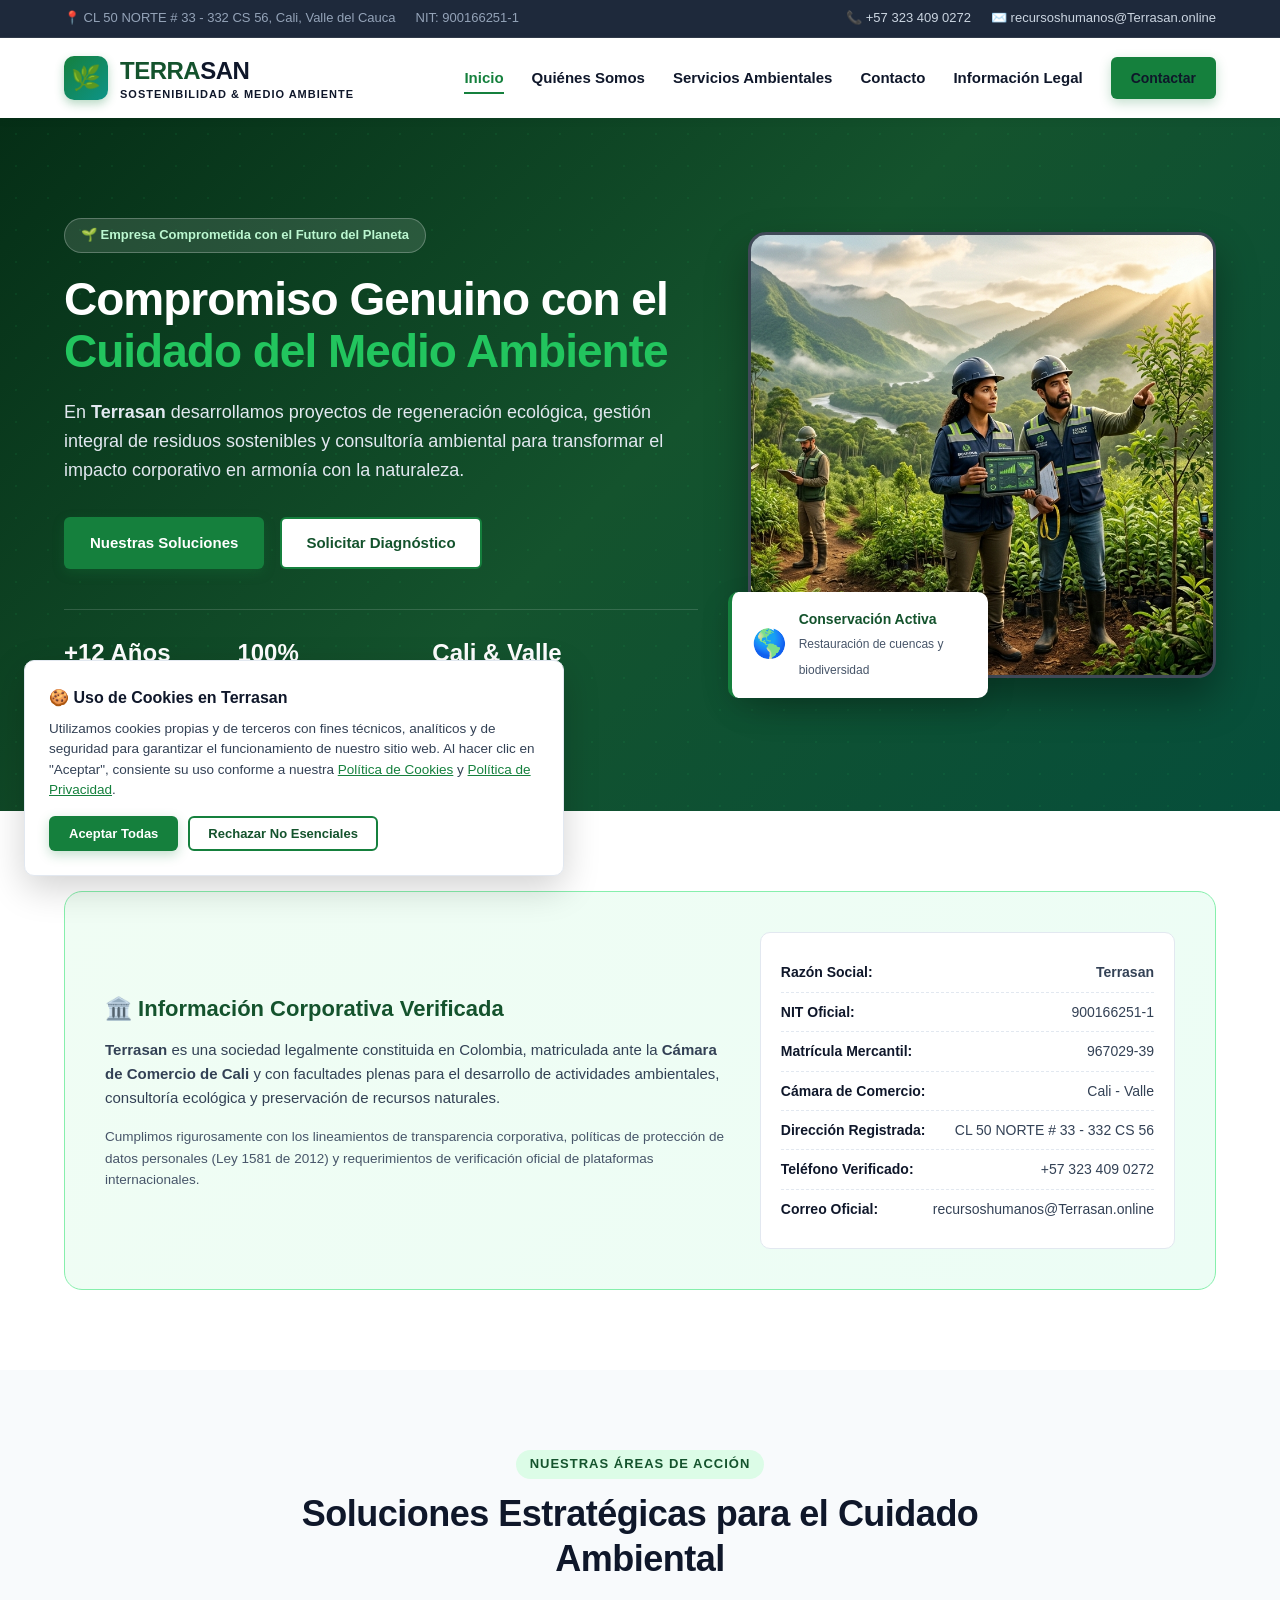
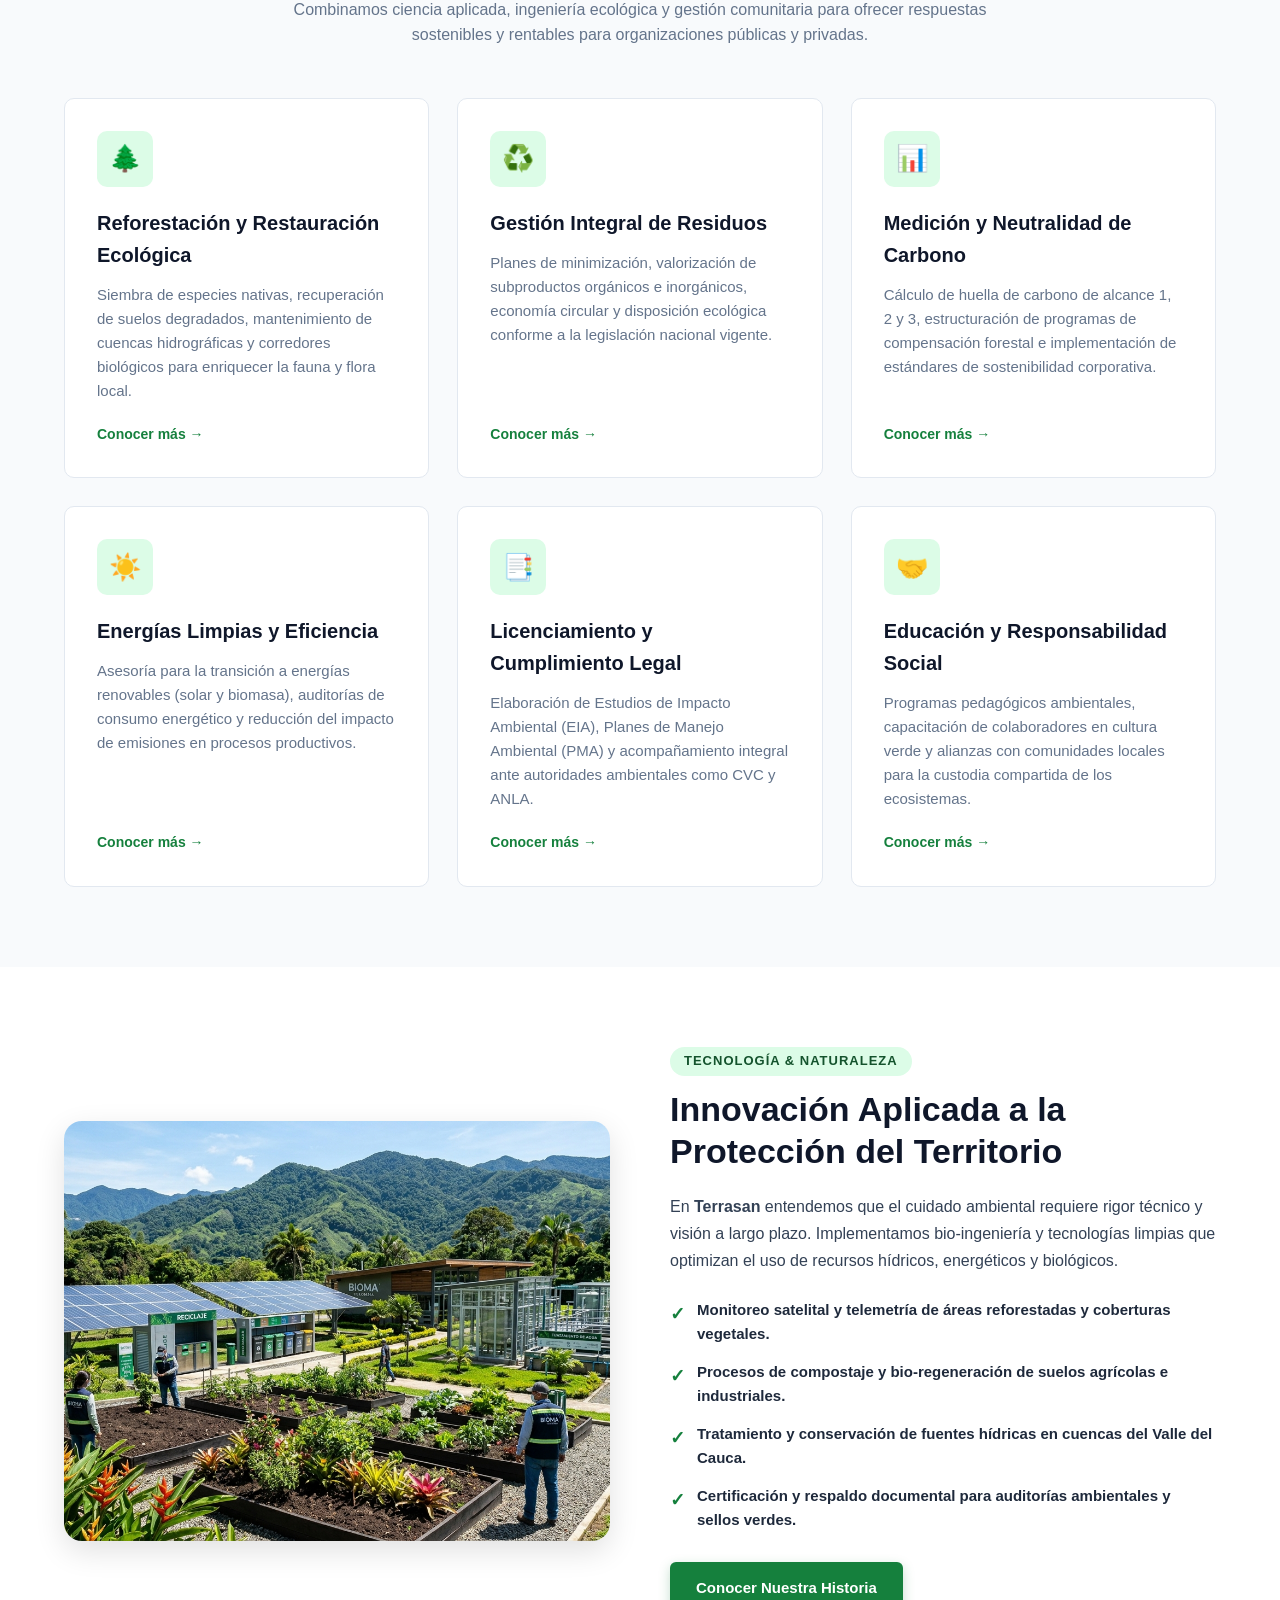
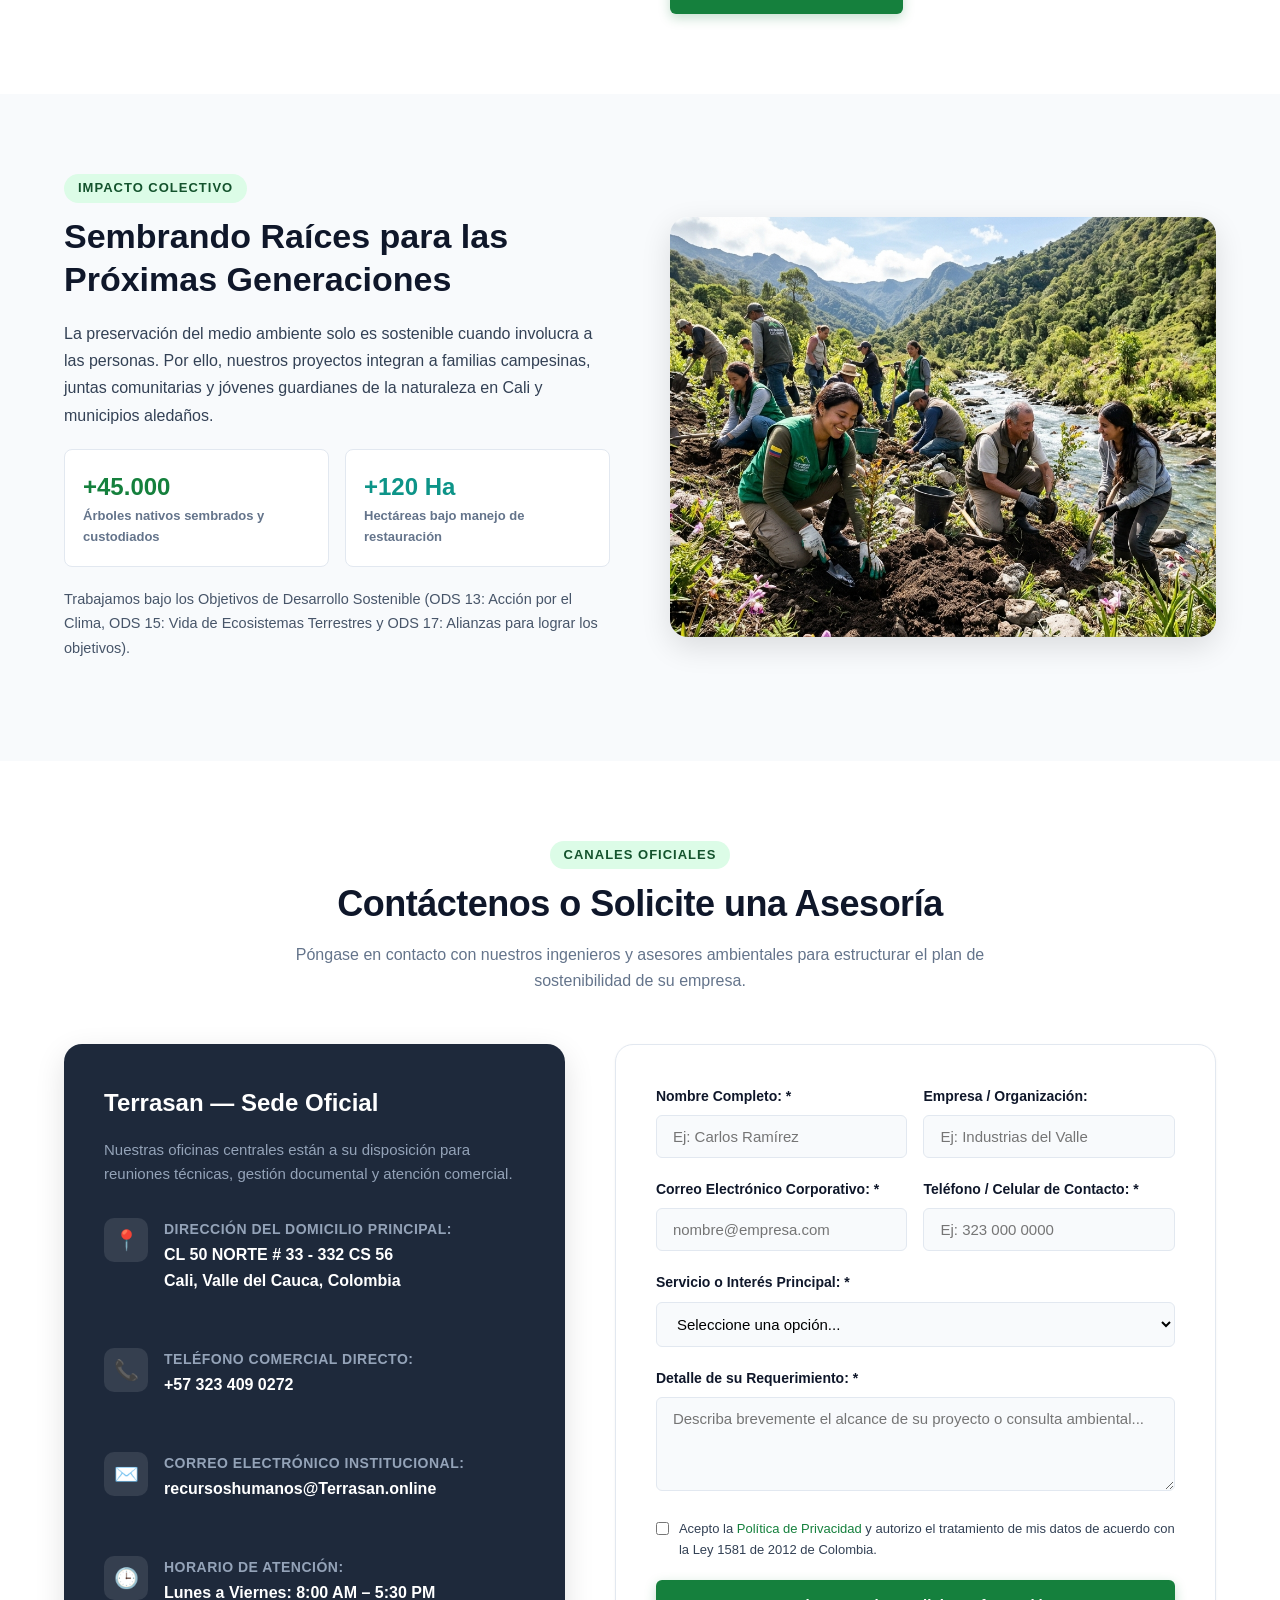
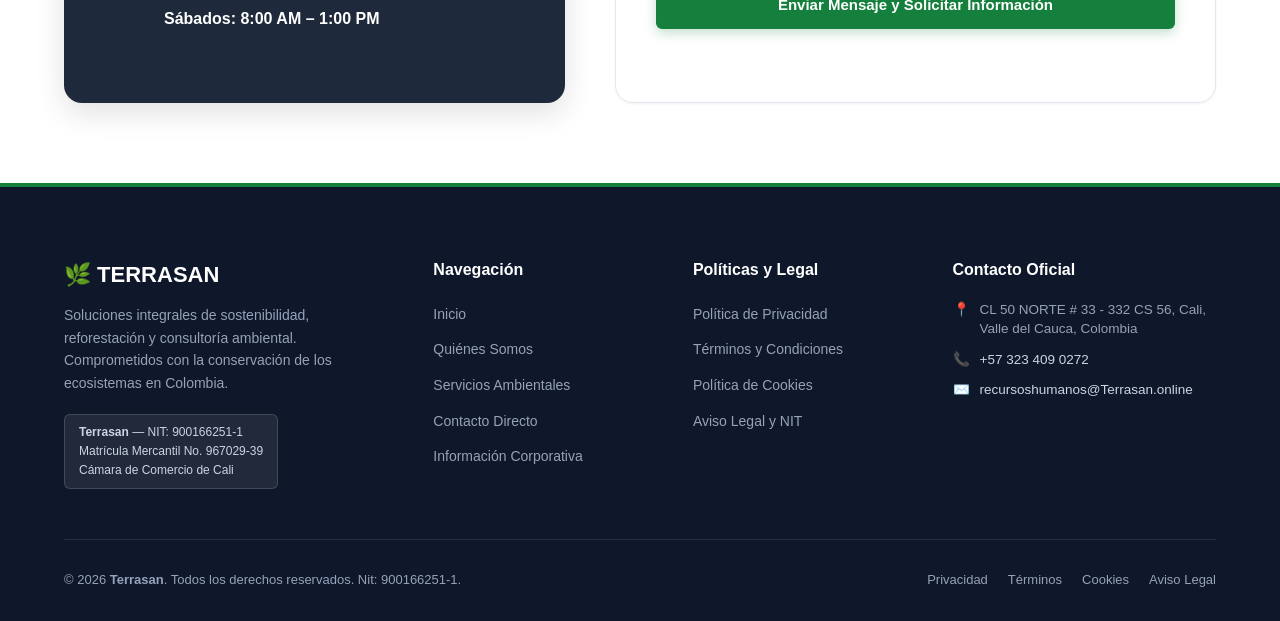
<file: index.html>
<!DOCTYPE html>
<html lang="es">
<head>
  <meta name="facebook-domain-verification" content="7e8lxgspq7c7p12d21hg4lqser2jz4" />
  <meta charset="UTF-8">
  <meta name="viewport" content="width=device-width, initial-scale=1.0">
  <title>Terrasan — Cuidado y Sostenibilidad Ambiental | Soluciones Ecológicas en Colombia</title>
  <meta name="description" content="Terrasan es una empresa líder en conservación ambiental, reforestación, gestión ecológica y consultoría de sostenibilidad en Cali y Colombia. NIT 900166251-1.">
  <meta name="keywords" content="Terrasan, medio ambiente, sostenibilidad, reforestacion, huella de carbono, gestion de residuos, Cali, Colombia, consultoria ambiental">
  <link rel="canonical" href="https://terrasan.online/">
  
  <!-- Open Graph / Meta -->
  <meta property="og:type" content="website">
  <meta property="og:url" content="https://terrasan.online/">
  <meta property="og:title" content="Terrasan — Cuidado y Sostenibilidad Ambiental">
  <meta property="og:description" content="Protegemos y restauramos el patrimonio natural a través de soluciones de sostenibilidad corporativa y conservación ecológica.">
  <meta property="og:image" content="assets/images/hero-banner.jpg">
  
  <link rel="icon" type="image/svg+xml" href="favicon.svg">
  <link rel="stylesheet" href="assets/css/styles.css">
</head>
<body>

  <!-- TOP BAR CORPORATIVA (DATOS LEGALES VERIFICABLES) -->
  <div class="topbar">
    <div class="container topbar-content">
      <div class="topbar-left">
        <span>📍 CL 50 NORTE # 33 - 332 CS 56, Cali, Valle del Cauca</span>
        <span>NIT: 900166251-1</span>
      </div>
      <div class="topbar-right">
        <a href="tel:+573234090272">📞 +57 323 409 0272</a>
        <a href="mailto:recursoshumanos@Terrasan.online">✉️ recursoshumanos@Terrasan.online</a>
      </div>
    </div>
  </div>

  <!-- ENCABEZADO Y NAVEGACIÓN -->
  <header class="site-header">
    <div class="container navbar">
      <a href="index.html" class="brand-logo" aria-label="Terrasan Inicio">
        <div class="brand-logo-icon">🌿</div>
        <div>
          <div>TERRA<span>SAN</span></div>
          <span class="brand-tagline">Sostenibilidad & Medio Ambiente</span>
        </div>
      </a>

      <button class="mobile-menu-btn" aria-label="Abrir menú" aria-expanded="false">☰</button>

      <ul class="nav-links">
        <li><a href="index.html" class="active">Inicio</a></li>
        <li><a href="nosotros.html">Quiénes Somos</a></li>
        <li><a href="servicios.html">Servicios Ambientales</a></li>
        <li><a href="contacto.html">Contacto</a></li>
        <li><a href="aviso-legal.html">Información Legal</a></li>
        <li><a href="contacto.html" class="btn btn-primary" style="padding: 8px 18px; font-size: 14px;">Contactar</a></li>
      </ul>
    </div>
  </header>

  <!-- HERO SECTION CON IMAGEN GENERADA -->
  <section class="hero">
    <div class="hero-bg-overlay"></div>
    <div class="container hero-grid">
      <div class="hero-content">
        <div class="hero-badge">
          <span>🌱 Empresa Comprometida con el Futuro del Planeta</span>
        </div>
        <h1>Compromiso Genuino con el <span>Cuidado del Medio Ambiente</span></h1>
        <p>
          En <strong>Terrasan</strong> desarrollamos proyectos de regeneración ecológica, gestión integral de residuos sostenibles y consultoría ambiental para transformar el impacto corporativo en armonía con la naturaleza.
        </p>
        <div class="hero-actions">
          <a href="servicios.html" class="btn btn-primary">Nuestras Soluciones</a>
          <a href="contacto.html" class="btn btn-secondary">Solicitar Diagnóstico</a>
        </div>
        <div class="hero-trust-row">
          <div class="hero-trust-item">
            <span class="hero-trust-num">+12 Años</span>
            <span class="hero-trust-label">De Trayectoria Legal</span>
          </div>
          <div class="hero-trust-item">
            <span class="hero-trust-num">100%</span>
            <span class="hero-trust-label">Cumplimiento Normativo</span>
          </div>
          <div class="hero-trust-item">
            <span class="hero-trust-num">Cali & Valle</span>
            <span class="hero-trust-label">Sede Principal</span>
          </div>
        </div>
      </div>

      <div class="hero-image-wrapper">
        <div class="hero-image-card">
          <img src="assets/images/hero-banner.jpg" alt="Equipo de ingenieros ambientales y reforestación de Terrasan">
        </div>
        <div class="hero-floating-badge">
          <div class="hero-floating-badge-icon">🌎</div>
          <div>
            <strong style="display:block; font-size:14px; color:#14532d;">Conservación Activa</strong>
            <span style="font-size:12px; color:#475569;">Restauración de cuencas y biodiversidad</span>
          </div>
        </div>
      </div>
    </div>
  </section>

  <!-- SECCIÓN BANNER LEGAL PARA VERIFICACIÓN DE META (DATOS EXACTOS CÁMARA DE COMERCIO) -->
  <section style="padding: 40px 0; background: #ffffff;">
    <div class="container">
      <div class="corporate-banner">
        <div class="corporate-banner-inner">
          <div>
            <div class="corp-info-title">
              <span>🏛️ Información Corporativa Verificada</span>
            </div>
            <p class="corp-info-text">
              <strong>Terrasan</strong> es una sociedad legalmente constituida en Colombia, matriculada ante la <strong>Cámara de Comercio de Cali</strong> y con facultades plenas para el desarrollo de actividades ambientales, consultoría ecológica y preservación de recursos naturales.
            </p>
            <p style="font-size: 13.5px; color: #475569;">
              Cumplimos rigurosamente con los lineamientos de transparencia corporativa, políticas de protección de datos personales (Ley 1581 de 2012) y requerimientos de verificación oficial de plataformas internacionales.
            </p>
          </div>
          <div class="corp-data-table">
            <div class="corp-data-row">
              <span class="corp-data-k">Razón Social:</span>
              <span class="corp-data-v"><strong>Terrasan</strong></span>
            </div>
            <div class="corp-data-row">
              <span class="corp-data-k">NIT Oficial:</span>
              <span class="corp-data-v">900166251-1</span>
            </div>
            <div class="corp-data-row">
              <span class="corp-data-k">Matrícula Mercantil:</span>
              <span class="corp-data-v">967029-39</span>
            </div>
            <div class="corp-data-row">
              <span class="corp-data-k">Cámara de Comercio:</span>
              <span class="corp-data-v">Cali - Valle</span>
            </div>
            <div class="corp-data-row">
              <span class="corp-data-k">Dirección Registrada:</span>
              <span class="corp-data-v">CL 50 NORTE # 33 - 332 CS 56</span>
            </div>
            <div class="corp-data-row">
              <span class="corp-data-k">Teléfono Verificado:</span>
              <span class="corp-data-v">+57 323 409 0272</span>
            </div>
            <div class="corp-data-row">
              <span class="corp-data-k">Correo Oficial:</span>
              <span class="corp-data-v">recursoshumanos@Terrasan.online</span>
            </div>
          </div>
        </div>
      </div>
    </div>
  </section>

  <!-- SERVICIOS / SOLUCIONES AMBIENTALES -->
  <section style="background: #f8fafc;">
    <div class="container">
      <div class="section-header">
        <span class="section-tag">Nuestras Áreas de Acción</span>
        <h2 class="section-title">Soluciones Estratégicas para el Cuidado Ambiental</h2>
        <p class="section-desc">
          Combinamos ciencia aplicada, ingeniería ecológica y gestión comunitaria para ofrecer respuestas sostenibles y rentables para organizaciones públicas y privadas.
        </p>
      </div>

      <div class="cards-grid-3">
        <!-- Servicio 1 -->
        <div class="card">
          <div class="card-icon">🌲</div>
          <h3>Reforestación y Restauración Ecológica</h3>
          <p>
            Siembra de especies nativas, recuperación de suelos degradados, mantenimiento de cuencas hidrográficas y corredores biológicos para enriquecer la fauna y flora local.
          </p>
          <a href="servicios.html#reforestacion" class="card-link">Conocer más &rarr;</a>
        </div>

        <!-- Servicio 2 -->
        <div class="card">
          <div class="card-icon">♻️</div>
          <h3>Gestión Integral de Residuos</h3>
          <p>
            Planes de minimización, valorización de subproductos orgánicos e inorgánicos, economía circular y disposición ecológica conforme a la legislación nacional vigente.
          </p>
          <a href="servicios.html#residuos" class="card-link">Conocer más &rarr;</a>
        </div>

        <!-- Servicio 3 -->
        <div class="card">
          <div class="card-icon">📊</div>
          <h3>Medición y Neutralidad de Carbono</h3>
          <p>
            Cálculo de huella de carbono de alcance 1, 2 y 3, estructuración de programas de compensación forestal e implementación de estándares de sostenibilidad corporativa.
          </p>
          <a href="servicios.html#carbono" class="card-link">Conocer más &rarr;</a>
        </div>

        <!-- Servicio 4 -->
        <div class="card">
          <div class="card-icon">☀️</div>
          <h3>Energías Limpias y Eficiencia</h3>
          <p>
            Asesoría para la transición a energías renovables (solar y biomasa), auditorías de consumo energético y reducción del impacto de emisiones en procesos productivos.
          </p>
          <a href="servicios.html#energia" class="card-link">Conocer más &rarr;</a>
        </div>

        <!-- Servicio 5 -->
        <div class="card">
          <div class="card-icon">📑</div>
          <h3>Licenciamiento y Cumplimiento Legal</h3>
          <p>
            Elaboración de Estudios de Impacto Ambiental (EIA), Planes de Manejo Ambiental (PMA) y acompañamiento integral ante autoridades ambientales como CVC y ANLA.
          </p>
          <a href="servicios.html#licencias" class="card-link">Conocer más &rarr;</a>
        </div>

        <!-- Servicio 6 -->
        <div class="card">
          <div class="card-icon">🤝</div>
          <h3>Educación y Responsabilidad Social</h3>
          <p>
            Programas pedagógicos ambientales, capacitación de colaboradores en cultura verde y alianzas con comunidades locales para la custodia compartida de los ecosistemas.
          </p>
          <a href="servicios.html#comunidad" class="card-link">Conocer más &rarr;</a>
        </div>
      </div>
    </div>
  </section>

  <!-- SPLIT SECTION 1: SERVICIOS ECOLÓGICOS (IMAGEN 2 GENERADA) -->
  <section>
    <div class="container">
      <div class="split-section">
        <div class="split-image-box">
          <img src="assets/images/services-eco.jpg" alt="Instalaciones sustentables de Terrasan con energía solar y regeneración de suelos">
        </div>
        <div class="split-content">
          <span class="section-tag">Tecnología & Naturaleza</span>
          <h2>Innovación Aplicada a la Protección del Territorio</h2>
          <p>
            En <strong>Terrasan</strong> entendemos que el cuidado ambiental requiere rigor técnico y visión a largo plazo. Implementamos bio-ingeniería y tecnologías limpias que optimizan el uso de recursos hídricos, energéticos y biológicos.
          </p>
          <ul class="feature-list">
            <li class="feature-item">
              <span class="feature-icon">✓</span>
              <span>Monitoreo satelital y telemetría de áreas reforestadas y coberturas vegetales.</span>
            </li>
            <li class="feature-item">
              <span class="feature-icon">✓</span>
              <span>Procesos de compostaje y bio-regeneración de suelos agrícolas e industriales.</span>
            </li>
            <li class="feature-item">
              <span class="feature-icon">✓</span>
              <span>Tratamiento y conservación de fuentes hídricas en cuencas del Valle del Cauca.</span>
            </li>
            <li class="feature-item">
              <span class="feature-icon">✓</span>
              <span>Certificación y respaldo documental para auditorías ambientales y sellos verdes.</span>
            </li>
          </ul>
          <div style="margin-top: 30px;">
            <a href="nosotros.html" class="btn btn-primary">Conocer Nuestra Historia</a>
          </div>
        </div>
      </div>
    </div>
  </section>

  <!-- SPLIT SECTION 2: IMPACTO COMUNITARIO (IMAGEN 3 GENERADA) -->
  <section style="background: #f8fafc;">
    <div class="container">
      <div class="split-section" style="direction: rtl;">
        <div class="split-image-box" style="direction: ltr;">
          <img src="assets/images/impact-community.jpg" alt="Comunidad sembrando árboles con el equipo de Terrasan en cuencas de montaña">
        </div>
        <div class="split-content" style="direction: ltr;">
          <span class="section-tag">Impacto Colectivo</span>
          <h2>Sembrando Raíces para las Próximas Generaciones</h2>
          <p>
            La preservación del medio ambiente solo es sostenible cuando involucra a las personas. Por ello, nuestros proyectos integran a familias campesinas, juntas comunitarias y jóvenes guardianes de la naturaleza en Cali y municipios aledaños.
          </p>
          <div class="cards-grid-2" style="display: grid; grid-template-columns: 1fr 1fr; gap: 16px; margin: 20px 0;">
            <div style="background: white; padding: 18px; border-radius: 8px; border: 1px solid #e2e8f0;">
              <div style="font-size: 24px; font-weight: 800; color: #15803d;">+45.000</div>
              <div style="font-size: 13px; color: #64748b; font-weight: 600;">Árboles nativos sembrados y custodiados</div>
            </div>
            <div style="background: white; padding: 18px; border-radius: 8px; border: 1px solid #e2e8f0;">
              <div style="font-size: 24px; font-weight: 800; color: #0d9488;">+120 Ha</div>
              <div style="font-size: 13px; color: #64748b; font-weight: 600;">Hectáreas bajo manejo de restauración</div>
            </div>
          </div>
          <p style="font-size: 14.5px; color: #475569;">
            Trabajamos bajo los Objetivos de Desarrollo Sostenible (ODS 13: Acción por el Clima, ODS 15: Vida de Ecosistemas Terrestres y ODS 17: Alianzas para lograr los objetivos).
          </p>
        </div>
      </div>
    </div>
  </section>

  <!-- FORMULARIO DE CONTACTO DIRECTO -->
  <section id="contacto" style="background: #ffffff;">
    <div class="container">
      <div class="section-header">
        <span class="section-tag">Canales Oficiales</span>
        <h2 class="section-title">Contáctenos o Solicite una Asesoría</h2>
        <p class="section-desc">
          Póngase en contacto con nuestros ingenieros y asesores ambientales para estructurar el plan de sostenibilidad de su empresa.
        </p>
      </div>

      <div class="contact-grid">
        <div class="contact-info-card">
          <h3>Terrasan — Sede Oficial</h3>
          <p>
            Nuestras oficinas centrales están a su disposición para reuniones técnicas, gestión documental y atención comercial.
          </p>

          <div class="contact-meta-list">
            <div class="contact-meta-item">
              <div class="contact-meta-icon">📍</div>
              <div class="contact-meta-content">
                <h4>Dirección del Domicilio Principal:</h4>
                <p>CL 50 NORTE # 33 - 332 CS 56<br>Cali, Valle del Cauca, Colombia</p>
              </div>
            </div>

            <div class="contact-meta-item">
              <div class="contact-meta-icon">📞</div>
              <div class="contact-meta-content">
                <h4>Teléfono Comercial Directo:</h4>
                <p><a href="tel:+573234090272" style="color:white;">+57 323 409 0272</a></p>
              </div>
            </div>

            <div class="contact-meta-item">
              <div class="contact-meta-icon">✉️</div>
              <div class="contact-meta-content">
                <h4>Correo Electrónico Institucional:</h4>
                <p><a href="mailto:recursoshumanos@Terrasan.online" style="color:white;">recursoshumanos@Terrasan.online</a></p>
              </div>
            </div>

            <div class="contact-meta-item">
              <div class="contact-meta-icon">🕒</div>
              <div class="contact-meta-content">
                <h4>Horario de Atención:</h4>
                <p>Lunes a Viernes: 8:00 AM – 5:30 PM<br>Sábados: 8:00 AM – 1:00 PM</p>
              </div>
            </div>
          </div>
        </div>

        <div class="contact-form-box">
          <div id="form-feedback" style="display: none;"></div>

          <form id="contact-form">
            <div class="form-row">
              <div class="form-group">
                <label class="form-label" for="nombre">Nombre Completo: *</label>
                <input type="text" id="nombre" class="form-control" placeholder="Ej: Carlos Ramírez" required>
              </div>
              <div class="form-group">
                <label class="form-label" for="empresa">Empresa / Organización:</label>
                <input type="text" id="empresa" class="form-control" placeholder="Ej: Industrias del Valle">
              </div>
            </div>

            <div class="form-row">
              <div class="form-group">
                <label class="form-label" for="email">Correo Electrónico Corporativo: *</label>
                <input type="email" id="email" class="form-control" placeholder="nombre@empresa.com" required>
              </div>
              <div class="form-group">
                <label class="form-label" for="telefono">Teléfono / Celular de Contacto: *</label>
                <input type="tel" id="telefono" class="form-control" placeholder="Ej: 323 000 0000" required>
              </div>
            </div>

            <div class="form-group">
              <label class="form-label" for="asunto">Servicio o Interés Principal: *</label>
              <select id="asunto" class="form-control" required>
                <option value="">Seleccione una opción...</option>
                <option value="Reforestación y Compensación">Reforestación y Restauración Ecológica</option>
                <option value="Gestión de Residuos">Gestión y Valorización de Residuos</option>
                <option value="Medición Huella de Carbono">Medición de Huella de Carbono</option>
                <option value="Licenciamiento Ambiental">Estudios y Cumplimiento Normativo</option>
                <option value="Otro">Otra consulta institucional</option>
              </select>
            </div>

            <div class="form-group">
              <label class="form-label" for="mensaje">Detalle de su Requerimiento: *</label>
              <textarea id="mensaje" rows="4" class="form-control" placeholder="Describa brevemente el alcance de su proyecto o consulta ambiental..." required></textarea>
            </div>

            <div class="form-checkbox">
              <input type="checkbox" id="acepta-terminos" required>
              <label for="acepta-terminos">
                Acepto la <a href="politica-privacidad.html" target="_blank">Política de Privacidad</a> y autorizo el tratamiento de mis datos de acuerdo con la Ley 1581 de 2012 de Colombia.
              </label>
            </div>

            <button type="submit" class="btn btn-primary" style="width: 100%; padding: 14px;">
              Enviar Mensaje y Solicitar Información
            </button>
          </form>
        </div>
      </div>
    </div>
  </section>

  <!-- PIE DE PÁGINA (FOOTER CON ENLACES LEGALES PARA META) -->
  <footer class="site-footer">
    <div class="container">
      <div class="footer-grid">
        <div class="footer-brand">
          <h4>🌿 TERRASAN</h4>
          <p>
            Soluciones integrales de sostenibilidad, reforestación y consultoría ambiental. Comprometidos con la conservación de los ecosistemas en Colombia.
          </p>
          <div class="footer-legal-badge">
            <strong>Terrasan</strong> — NIT: 900166251-1<br>
            Matrícula Mercantil No. 967029-39<br>
            Cámara de Comercio de Cali
          </div>
        </div>

        <div class="footer-col">
          <h5>Navegación</h5>
          <ul class="footer-links">
            <li><a href="index.html">Inicio</a></li>
            <li><a href="nosotros.html">Quiénes Somos</a></li>
            <li><a href="servicios.html">Servicios Ambientales</a></li>
            <li><a href="contacto.html">Contacto Directo</a></li>
            <li><a href="aviso-legal.html">Información Corporativa</a></li>
          </ul>
        </div>

        <div class="footer-col">
          <h5>Políticas y Legal</h5>
          <ul class="footer-links">
            <li><a href="politica-privacidad.html">Política de Privacidad</a></li>
            <li><a href="terminos-condiciones.html">Términos y Condiciones</a></li>
            <li><a href="politica-cookies.html">Política de Cookies</a></li>
            <li><a href="aviso-legal.html">Aviso Legal y NIT</a></li>
          </ul>
        </div>

        <div class="footer-col">
          <h5>Contacto Oficial</h5>
          <div class="footer-contact-item">
            <span>📍</span>
            <span>CL 50 NORTE # 33 - 332 CS 56, Cali, Valle del Cauca, Colombia</span>
          </div>
          <div class="footer-contact-item">
            <span>📞</span>
            <span><a href="tel:+573234090272" style="color:#cbd5e1;">+57 323 409 0272</a></span>
          </div>
          <div class="footer-contact-item">
            <span>✉️</span>
            <span><a href="mailto:recursoshumanos@Terrasan.online" style="color:#cbd5e1;">recursoshumanos@Terrasan.online</a></span>
          </div>
        </div>
      </div>

      <div class="footer-bottom">
        <div>
          &copy; <span class="current-year">2026</span> <strong>Terrasan</strong>. Todos los derechos reservados. Nit: 900166251-1.
        </div>
        <div class="footer-legal-links">
          <a href="politica-privacidad.html">Privacidad</a>
          <a href="terminos-condiciones.html">Términos</a>
          <a href="politica-cookies.html">Cookies</a>
          <a href="aviso-legal.html">Aviso Legal</a>
        </div>
      </div>
    </div>
  </footer>

  <!-- BANNER DE COOKIES (OBLIGATORIO) -->
  <div id="cookie-banner" class="cookie-banner" role="dialog" aria-modal="true" aria-labelledby="cookie-title">
    <div id="cookie-title" class="cookie-banner-title">
      <span>🍪 Uso de Cookies en Terrasan</span>
    </div>
    <p class="cookie-banner-text">
      Utilizamos cookies propias y de terceros con fines técnicos, analíticos y de seguridad para garantizar el funcionamiento de nuestro sitio web. Al hacer clic en "Aceptar", consiente su uso conforme a nuestra <a href="politica-cookies.html" style="text-decoration: underline;">Política de Cookies</a> y <a href="politica-privacidad.html" style="text-decoration: underline;">Política de Privacidad</a>.
    </p>
    <div class="cookie-banner-actions">
      <button id="btn-accept-cookies" class="btn btn-primary" style="padding: 8px 18px; font-size: 13px;">Aceptar Todas</button>
      <button id="btn-reject-cookies" class="btn btn-secondary" style="padding: 8px 18px; font-size: 13px;">Rechazar No Esenciales</button>
    </div>
  </div>

  <script src="assets/js/main.js"></script>
</body>
</html>
</file>
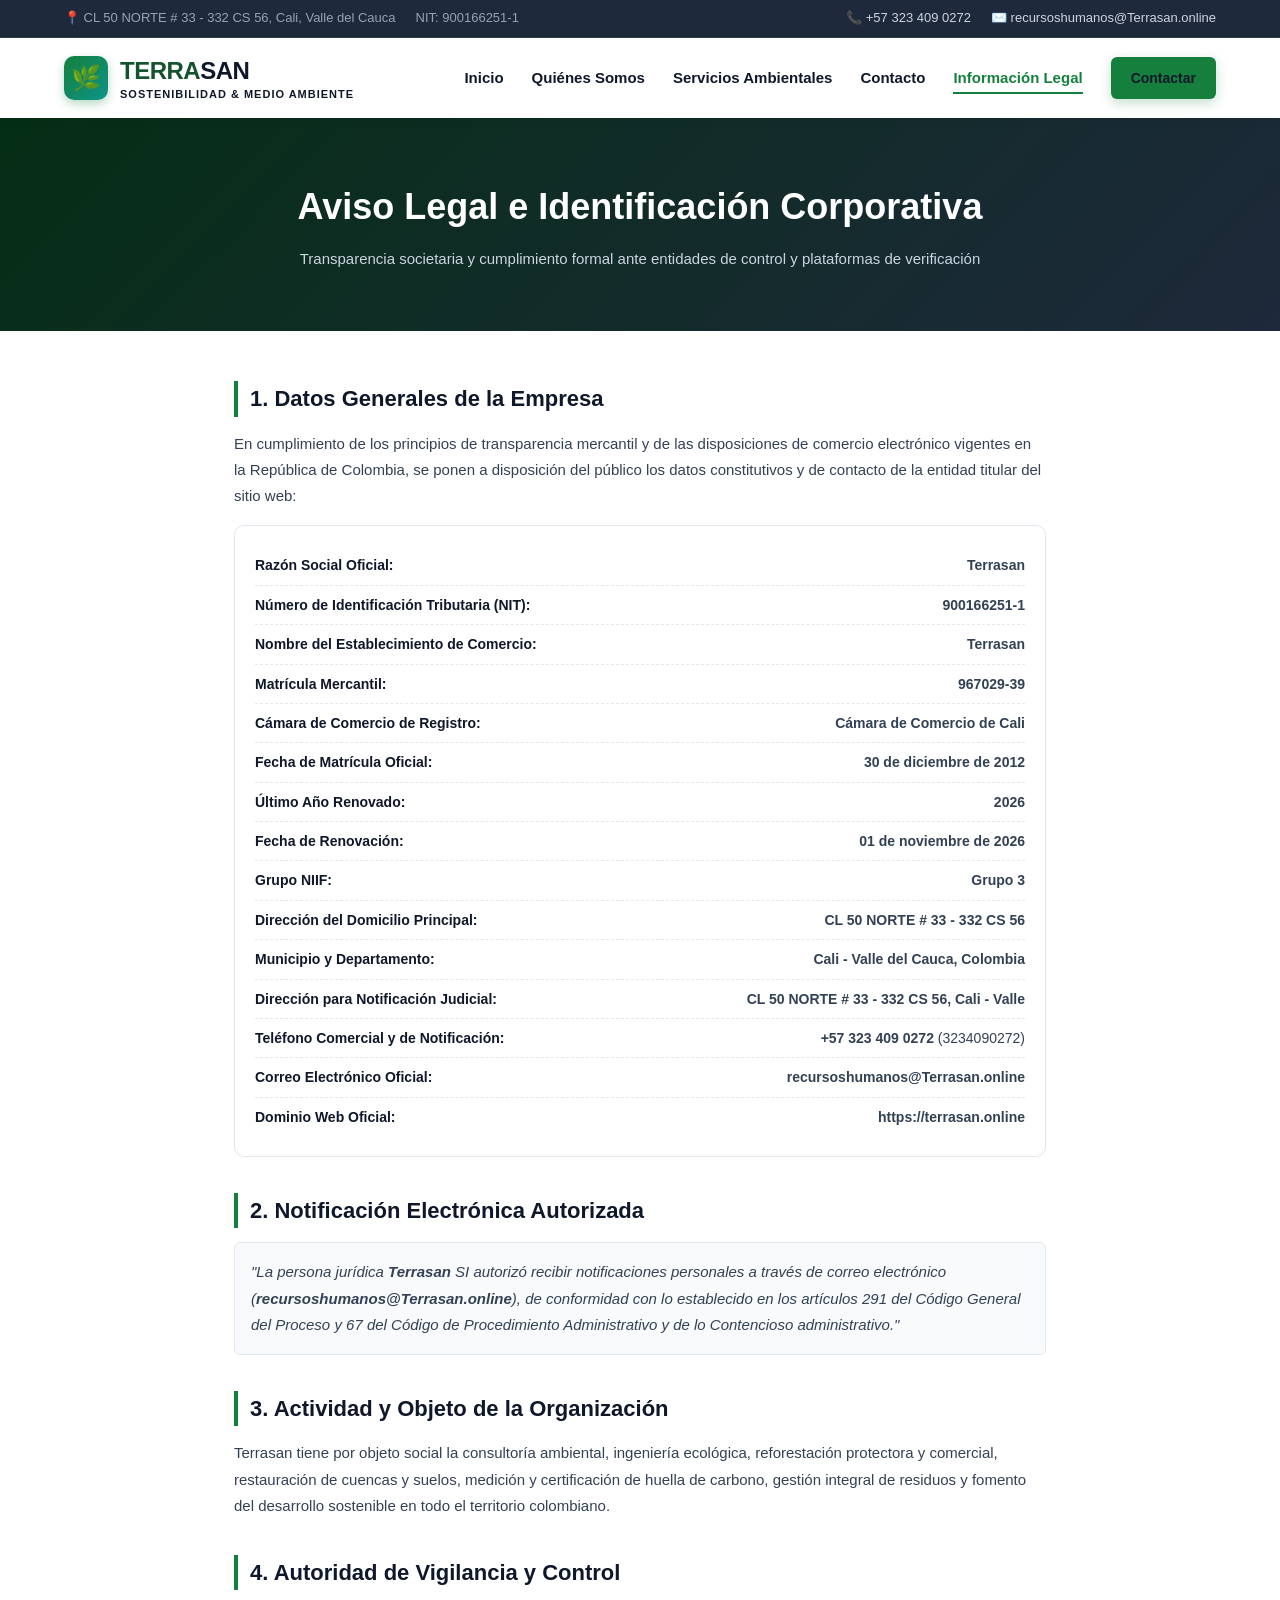
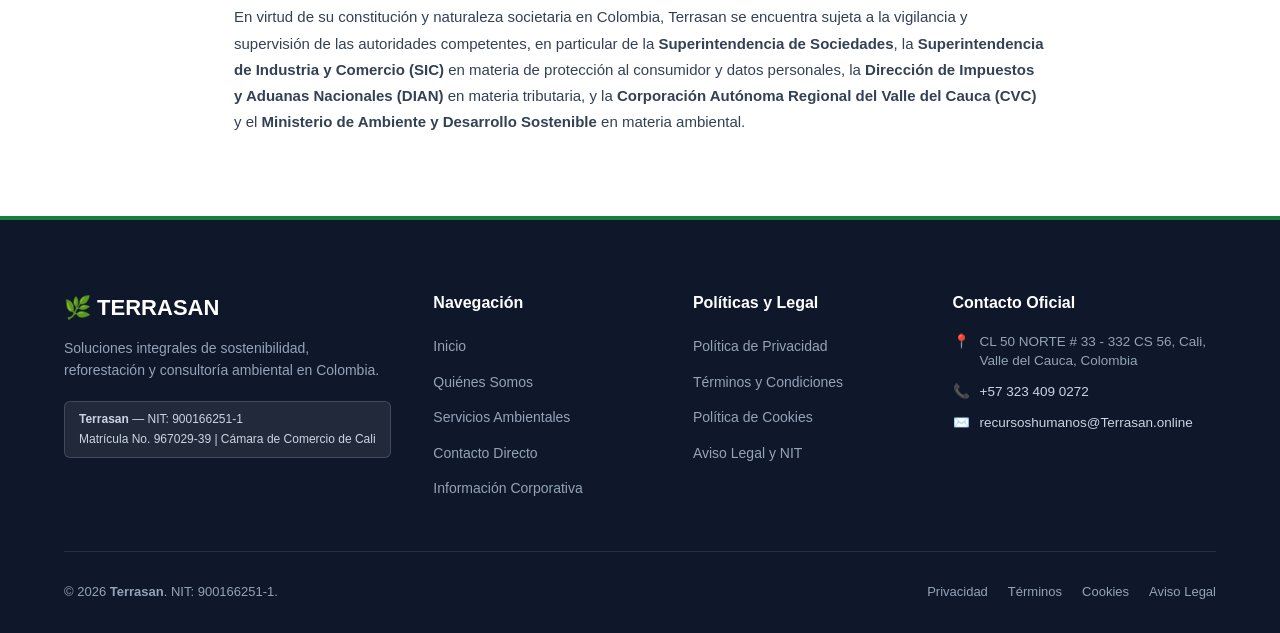
<file: aviso-legal.html>
<!DOCTYPE html>
<html lang="es">
<head>
  <meta charset="UTF-8">
  <meta name="viewport" content="width=device-width, initial-scale=1.0">
  <title>Aviso Legal e Información Corporativa — Terrasan</title>
  <meta name="description" content="Aviso legal e identificación societaria de Terrasan. Matrícula Mercantil 967029-39 Cámara de Comercio de Cali. NIT 900166251-1.">
  <link rel="canonical" href="https://terrasan.online/aviso-legal.html">
  <link rel="icon" type="image/svg+xml" href="favicon.svg">
  <link rel="stylesheet" href="assets/css/styles.css">
</head>
<body>

  <!-- TOP BAR -->
  <div class="topbar">
    <div class="container topbar-content">
      <div class="topbar-left">
        <span>📍 CL 50 NORTE # 33 - 332 CS 56, Cali, Valle del Cauca</span>
        <span>NIT: 900166251-1</span>
      </div>
      <div class="topbar-right">
        <a href="tel:+573234090272">📞 +57 323 409 0272</a>
        <a href="mailto:recursoshumanos@Terrasan.online">✉️ recursoshumanos@Terrasan.online</a>
      </div>
    </div>
  </div>

  <!-- ENCABEZADO -->
  <header class="site-header">
    <div class="container navbar">
      <a href="index.html" class="brand-logo" aria-label="Terrasan Inicio">
        <div class="brand-logo-icon">🌿</div>
        <div>
          <div>TERRA<span>SAN</span></div>
          <span class="brand-tagline">Sostenibilidad & Medio Ambiente</span>
        </div>
      </a>

      <button class="mobile-menu-btn" aria-label="Abrir menú" aria-expanded="false">☰</button>

      <ul class="nav-links">
        <li><a href="index.html">Inicio</a></li>
        <li><a href="nosotros.html">Quiénes Somos</a></li>
        <li><a href="servicios.html">Servicios Ambientales</a></li>
        <li><a href="contacto.html">Contacto</a></li>
        <li><a href="aviso-legal.html" class="active">Información Legal</a></li>
        <li><a href="contacto.html" class="btn btn-primary" style="padding: 8px 18px; font-size: 14px;">Contactar</a></li>
      </ul>
    </div>
  </header>

  <!-- HEADER DE PÁGINA -->
  <div class="legal-page-header">
    <div class="container">
      <h1>Aviso Legal e Identificación Corporativa</h1>
      <p>Transparencia societaria y cumplimiento formal ante entidades de control y plataformas de verificación</p>
    </div>
  </div>

  <!-- CONTENIDO -->
  <div class="legal-content-container">
    <div class="legal-block">
      <h2>1. Datos Generales de la Empresa</h2>
      <p>
        En cumplimiento de los principios de transparencia mercantil y de las disposiciones de comercio electrónico vigentes en la República de Colombia, se ponen a disposición del público los datos constitutivos y de contacto de la entidad titular del sitio web:
      </p>

      <div class="corp-data-table" style="margin-top: 16px;">
        <div class="corp-data-row">
          <span class="corp-data-k">Razón Social Oficial:</span>
          <span class="corp-data-v"><strong>Terrasan</strong></span>
        </div>
        <div class="corp-data-row">
          <span class="corp-data-k">Número de Identificación Tributaria (NIT):</span>
          <span class="corp-data-v"><strong>900166251-1</strong></span>
        </div>
        <div class="corp-data-row">
          <span class="corp-data-k">Nombre del Establecimiento de Comercio:</span>
          <span class="corp-data-v"><strong>Terrasan</strong></span>
        </div>
        <div class="corp-data-row">
          <span class="corp-data-k">Matrícula Mercantil:</span>
          <span class="corp-data-v"><strong>967029-39</strong></span>
        </div>
        <div class="corp-data-row">
          <span class="corp-data-k">Cámara de Comercio de Registro:</span>
          <span class="corp-data-v"><strong>Cámara de Comercio de Cali</strong></span>
        </div>
        <div class="corp-data-row">
          <span class="corp-data-k">Fecha de Matrícula Oficial:</span>
          <span class="corp-data-v"><strong>30 de diciembre de 2012</strong></span>
        </div>
        <div class="corp-data-row">
          <span class="corp-data-k">Último Año Renovado:</span>
          <span class="corp-data-v"><strong>2026</strong></span>
        </div>
        <div class="corp-data-row">
          <span class="corp-data-k">Fecha de Renovación:</span>
          <span class="corp-data-v"><strong>01 de noviembre de 2026</strong></span>
        </div>
        <div class="corp-data-row">
          <span class="corp-data-k">Grupo NIIF:</span>
          <span class="corp-data-v"><strong>Grupo 3</strong></span>
        </div>
        <div class="corp-data-row">
          <span class="corp-data-k">Dirección del Domicilio Principal:</span>
          <span class="corp-data-v"><strong>CL 50 NORTE # 33 - 332 CS 56</strong></span>
        </div>
        <div class="corp-data-row">
          <span class="corp-data-k">Municipio y Departamento:</span>
          <span class="corp-data-v"><strong>Cali - Valle del Cauca, Colombia</strong></span>
        </div>
        <div class="corp-data-row">
          <span class="corp-data-k">Dirección para Notificación Judicial:</span>
          <span class="corp-data-v"><strong>CL 50 NORTE # 33 - 332 CS 56, Cali - Valle</strong></span>
        </div>
        <div class="corp-data-row">
          <span class="corp-data-k">Teléfono Comercial y de Notificación:</span>
          <span class="corp-data-v"><strong>+57 323 409 0272</strong> (3234090272)</span>
        </div>
        <div class="corp-data-row">
          <span class="corp-data-k">Correo Electrónico Oficial:</span>
          <span class="corp-data-v"><strong>recursoshumanos@Terrasan.online</strong></span>
        </div>
        <div class="corp-data-row">
          <span class="corp-data-k">Dominio Web Oficial:</span>
          <span class="corp-data-v"><strong>https://terrasan.online</strong></span>
        </div>
      </div>
    </div>

    <div class="legal-block">
      <h2>2. Notificación Electrónica Autorizada</h2>
      <p style="background: #f8fafc; border: 1px solid #e2e8f0; padding: 16px; border-radius: 6px; font-style: italic; color: #334155;">
        "La persona jurídica <strong>Terrasan</strong> SI autorizó recibir notificaciones personales a través de correo electrónico (<strong>recursoshumanos@Terrasan.online</strong>), de conformidad con lo establecido en los artículos 291 del Código General del Proceso y 67 del Código de Procedimiento Administrativo y de lo Contencioso administrativo."
      </p>
    </div>

    <div class="legal-block">
      <h2>3. Actividad y Objeto de la Organización</h2>
      <p>
        Terrasan tiene por objeto social la consultoría ambiental, ingeniería ecológica, reforestación protectora y comercial, restauración de cuencas y suelos, medición y certificación de huella de carbono, gestión integral de residuos y fomento del desarrollo sostenible en todo el territorio colombiano.
      </p>
    </div>

    <div class="legal-block">
      <h2>4. Autoridad de Vigilancia y Control</h2>
      <p>
        En virtud de su constitución y naturaleza societaria en Colombia, Terrasan se encuentra sujeta a la vigilancia y supervisión de las autoridades competentes, en particular de la <strong>Superintendencia de Sociedades</strong>, la <strong>Superintendencia de Industria y Comercio (SIC)</strong> en materia de protección al consumidor y datos personales, la <strong>Dirección de Impuestos y Aduanas Nacionales (DIAN)</strong> en materia tributaria, y la <strong>Corporación Autónoma Regional del Valle del Cauca (CVC)</strong> y el <strong>Ministerio de Ambiente y Desarrollo Sostenible</strong> en materia ambiental.
      </p>
    </div>
  </div>

  <!-- FOOTER -->
  <footer class="site-footer">
    <div class="container">
      <div class="footer-grid">
        <div class="footer-brand">
          <h4>🌿 TERRASAN</h4>
          <p>Soluciones integrales de sostenibilidad, reforestación y consultoría ambiental en Colombia.</p>
          <div class="footer-legal-badge">
            <strong>Terrasan</strong> — NIT: 900166251-1<br>
            Matrícula No. 967029-39 | Cámara de Comercio de Cali
          </div>
        </div>

        <div class="footer-col">
          <h5>Navegación</h5>
          <ul class="footer-links">
            <li><a href="index.html">Inicio</a></li>
            <li><a href="nosotros.html">Quiénes Somos</a></li>
            <li><a href="servicios.html">Servicios Ambientales</a></li>
            <li><a href="contacto.html">Contacto Directo</a></li>
            <li><a href="aviso-legal.html">Información Corporativa</a></li>
          </ul>
        </div>

        <div class="footer-col">
          <h5>Políticas y Legal</h5>
          <ul class="footer-links">
            <li><a href="politica-privacidad.html">Política de Privacidad</a></li>
            <li><a href="terminos-condiciones.html">Términos y Condiciones</a></li>
            <li><a href="politica-cookies.html">Política de Cookies</a></li>
            <li><a href="aviso-legal.html">Aviso Legal y NIT</a></li>
          </ul>
        </div>

        <div class="footer-col">
          <h5>Contacto Oficial</h5>
          <div class="footer-contact-item">
            <span>📍</span>
            <span>CL 50 NORTE # 33 - 332 CS 56, Cali, Valle del Cauca, Colombia</span>
          </div>
          <div class="footer-contact-item">
            <span>📞</span>
            <span><a href="tel:+573234090272" style="color:#cbd5e1;">+57 323 409 0272</a></span>
          </div>
          <div class="footer-contact-item">
            <span>✉️</span>
            <span><a href="mailto:recursoshumanos@Terrasan.online" style="color:#cbd5e1;">recursoshumanos@Terrasan.online</a></span>
          </div>
        </div>
      </div>

      <div class="footer-bottom">
        <div>&copy; <span class="current-year">2026</span> <strong>Terrasan</strong>. NIT: 900166251-1.</div>
        <div class="footer-legal-links">
          <a href="politica-privacidad.html">Privacidad</a>
          <a href="terminos-condiciones.html">Términos</a>
          <a href="politica-cookies.html">Cookies</a>
          <a href="aviso-legal.html">Aviso Legal</a>
        </div>
      </div>
    </div>
  </footer>

  <script src="assets/js/main.js"></script>
</body>
</html>
</file>
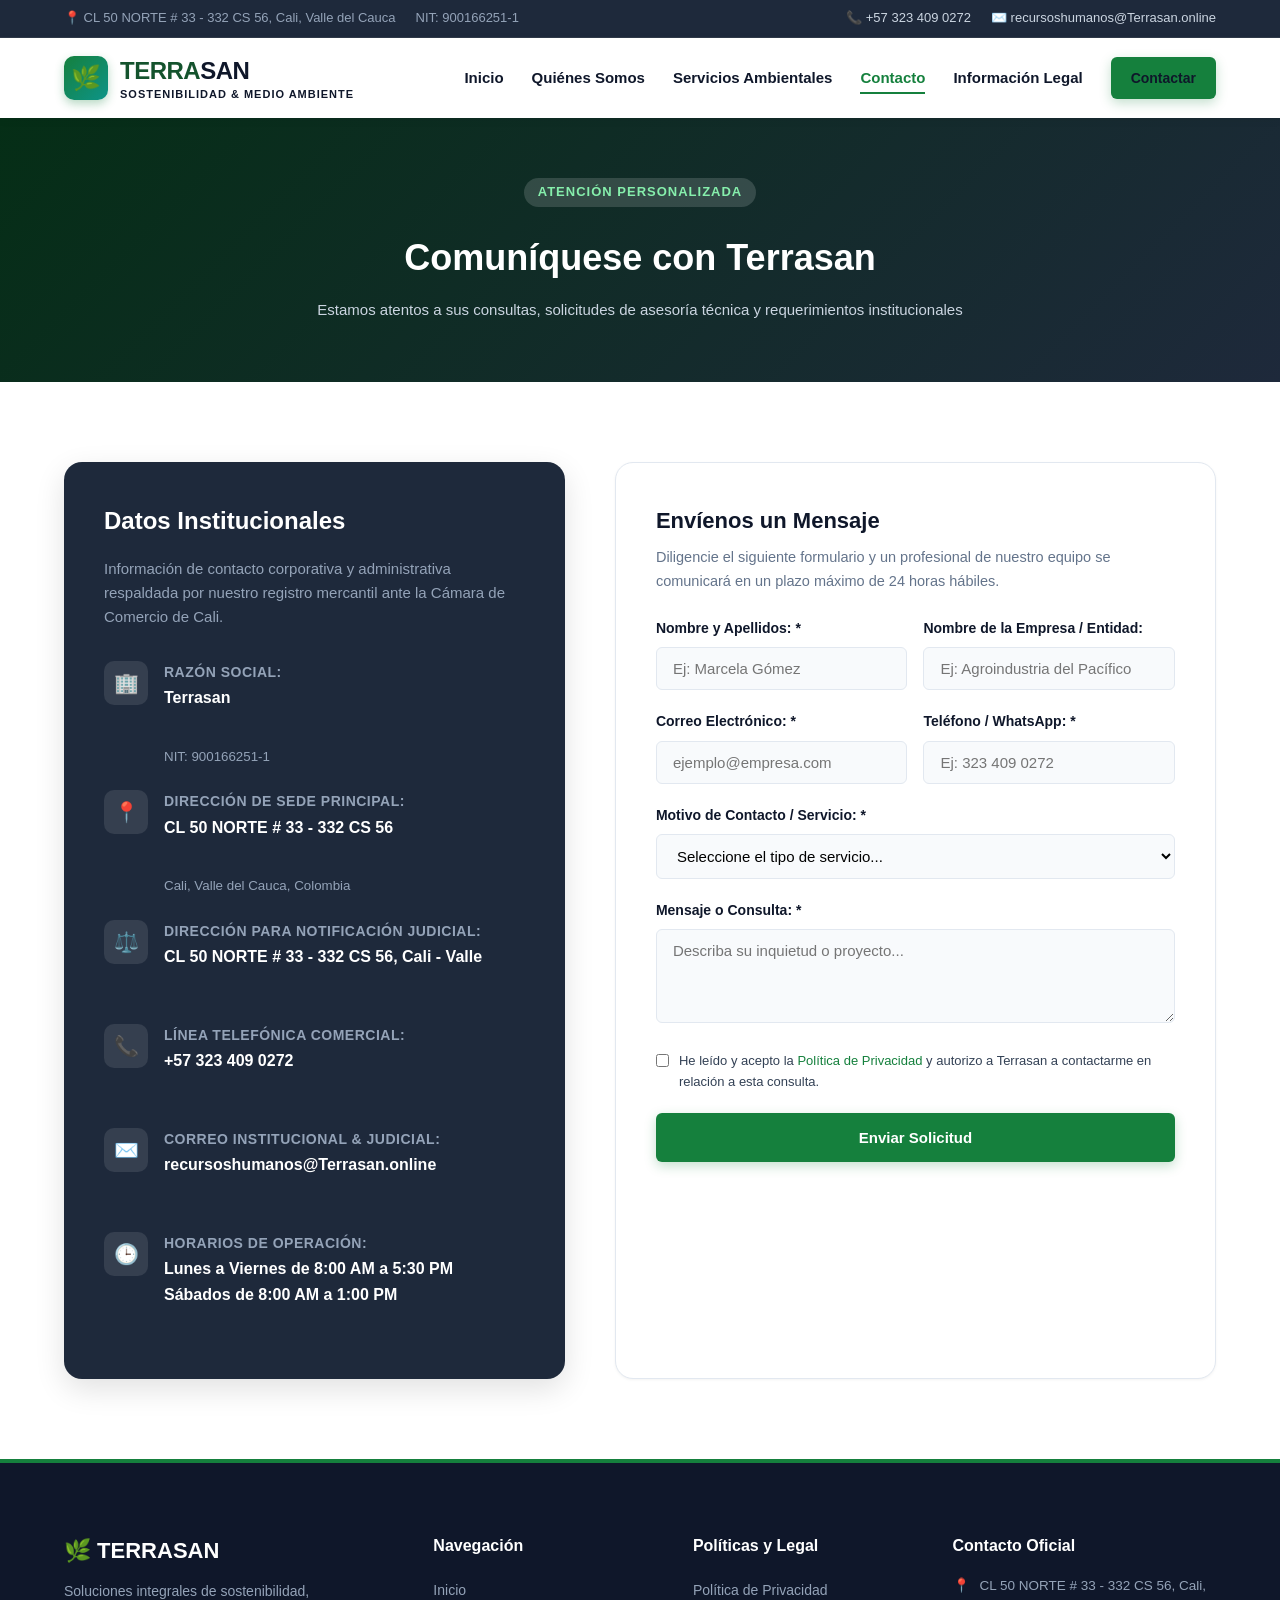
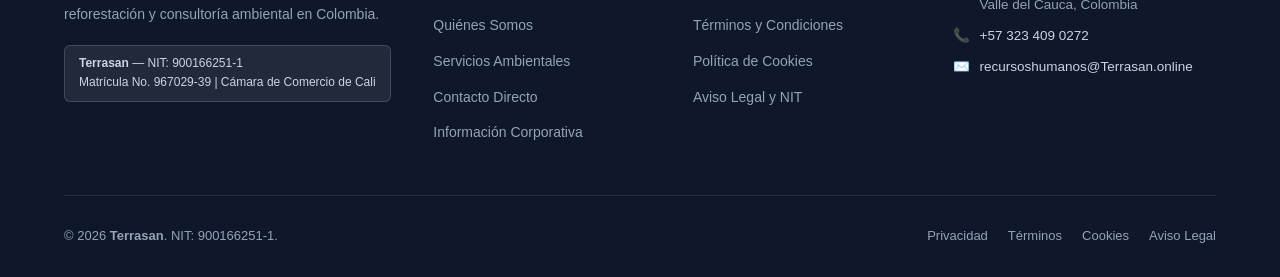
<file: contacto.html>
<!DOCTYPE html>
<html lang="es">
<head>
  <meta charset="UTF-8">
  <meta name="viewport" content="width=device-width, initial-scale=1.0">
  <title>Contacto — Terrasan | Canales Oficiales y Atención Comercial</title>
  <meta name="description" content="Póngase en contacto con Terrasan. Dirección: CL 50 NORTE # 33 - 332 CS 56, Cali, Valle. Teléfono: +57 323 409 0272. Correo: recursoshumanos@Terrasan.online.">
  <link rel="canonical" href="https://terrasan.online/contacto.html">
  <link rel="icon" type="image/svg+xml" href="favicon.svg">
  <link rel="stylesheet" href="assets/css/styles.css">
</head>
<body>

  <!-- TOP BAR -->
  <div class="topbar">
    <div class="container topbar-content">
      <div class="topbar-left">
        <span>📍 CL 50 NORTE # 33 - 332 CS 56, Cali, Valle del Cauca</span>
        <span>NIT: 900166251-1</span>
      </div>
      <div class="topbar-right">
        <a href="tel:+573234090272">📞 +57 323 409 0272</a>
        <a href="mailto:recursoshumanos@Terrasan.online">✉️ recursoshumanos@Terrasan.online</a>
      </div>
    </div>
  </div>

  <!-- ENCABEZADO -->
  <header class="site-header">
    <div class="container navbar">
      <a href="index.html" class="brand-logo" aria-label="Terrasan Inicio">
        <div class="brand-logo-icon">🌿</div>
        <div>
          <div>TERRA<span>SAN</span></div>
          <span class="brand-tagline">Sostenibilidad & Medio Ambiente</span>
        </div>
      </a>

      <button class="mobile-menu-btn" aria-label="Abrir menú" aria-expanded="false">☰</button>

      <ul class="nav-links">
        <li><a href="index.html">Inicio</a></li>
        <li><a href="nosotros.html">Quiénes Somos</a></li>
        <li><a href="servicios.html">Servicios Ambientales</a></li>
        <li><a href="contacto.html" class="active">Contacto</a></li>
        <li><a href="aviso-legal.html">Información Legal</a></li>
        <li><a href="contacto.html" class="btn btn-primary" style="padding: 8px 18px; font-size: 14px;">Contactar</a></li>
      </ul>
    </div>
  </header>

  <!-- HEADER DE PÁGINA -->
  <div class="legal-page-header">
    <div class="container">
      <span class="section-tag" style="background: rgba(255,255,255,0.15); color: #86efac;">Atención Personalizada</span>
      <h1 style="margin-top: 10px;">Comuníquese con Terrasan</h1>
      <p>Estamos atentos a sus consultas, solicitudes de asesoría técnica y requerimientos institucionales</p>
    </div>
  </div>

  <!-- CONTENIDO DE CONTACTO -->
  <section>
    <div class="container">
      <div class="contact-grid">
        <!-- Tarjeta de información oficial -->
        <div class="contact-info-card">
          <h3>Datos Institucionales</h3>
          <p>
            Información de contacto corporativa y administrativa respaldada por nuestro registro mercantil ante la Cámara de Comercio de Cali.
          </p>

          <div class="contact-meta-list">
            <div class="contact-meta-item">
              <div class="contact-meta-icon">🏢</div>
              <div class="contact-meta-content">
                <h4>Razón Social:</h4>
                <p>Terrasan</p>
                <small style="color: #94a3b8;">NIT: 900166251-1</small>
              </div>
            </div>

            <div class="contact-meta-item">
              <div class="contact-meta-icon">📍</div>
              <div class="contact-meta-content">
                <h4>Dirección de Sede Principal:</h4>
                <p>CL 50 NORTE # 33 - 332 CS 56</p>
                <small style="color: #94a3b8;">Cali, Valle del Cauca, Colombia</small>
              </div>
            </div>

            <div class="contact-meta-item">
              <div class="contact-meta-icon">⚖️</div>
              <div class="contact-meta-content">
                <h4>Dirección para Notificación Judicial:</h4>
                <p>CL 50 NORTE # 33 - 332 CS 56, Cali - Valle</p>
              </div>
            </div>

            <div class="contact-meta-item">
              <div class="contact-meta-icon">📞</div>
              <div class="contact-meta-content">
                <h4>Línea Telefónica Comercial:</h4>
                <p><a href="tel:+573234090272" style="color:white;">+57 323 409 0272</a></p>
              </div>
            </div>

            <div class="contact-meta-item">
              <div class="contact-meta-icon">✉️</div>
              <div class="contact-meta-content">
                <h4>Correo Institucional & Judicial:</h4>
                <p><a href="mailto:recursoshumanos@Terrasan.online" style="color:white;">recursoshumanos@Terrasan.online</a></p>
              </div>
            </div>

            <div class="contact-meta-item">
              <div class="contact-meta-icon">🕒</div>
              <div class="contact-meta-content">
                <h4>Horarios de Operación:</h4>
                <p>Lunes a Viernes de 8:00 AM a 5:30 PM<br>Sábados de 8:00 AM a 1:00 PM</p>
              </div>
            </div>
          </div>
        </div>

        <!-- Formulario -->
        <div class="contact-form-box">
          <h3 style="font-size: 22px; font-weight: 800; color: #0f172a; margin-bottom: 8px;">Envíenos un Mensaje</h3>
          <p style="font-size: 14.5px; color: #64748b; margin-bottom: 24px;">
            Diligencie el siguiente formulario y un profesional de nuestro equipo se comunicará en un plazo máximo de 24 horas hábiles.
          </p>

          <div id="form-feedback" style="display: none;"></div>

          <form id="contact-form">
            <div class="form-row">
              <div class="form-group">
                <label class="form-label" for="nombre">Nombre y Apellidos: *</label>
                <input type="text" id="nombre" class="form-control" placeholder="Ej: Marcela Gómez" required>
              </div>
              <div class="form-group">
                <label class="form-label" for="empresa">Nombre de la Empresa / Entidad:</label>
                <input type="text" id="empresa" class="form-control" placeholder="Ej: Agroindustria del Pacífico">
              </div>
            </div>

            <div class="form-row">
              <div class="form-group">
                <label class="form-label" for="email">Correo Electrónico: *</label>
                <input type="email" id="email" class="form-control" placeholder="ejemplo@empresa.com" required>
              </div>
              <div class="form-group">
                <label class="form-label" for="telefono">Teléfono / WhatsApp: *</label>
                <input type="tel" id="telefono" class="form-control" placeholder="Ej: 323 409 0272" required>
              </div>
            </div>

            <div class="form-group">
              <label class="form-label" for="asunto">Motivo de Contacto / Servicio: *</label>
              <select id="asunto" class="form-control" required>
                <option value="">Seleccione el tipo de servicio...</option>
                <option value="Reforestación">Reforestación y Compensación Forestal</option>
                <option value="Residuos">Gestión y Tratamiento de Residuos</option>
                <option value="Huella de Carbono">Medición de Huella de Carbono</option>
                <option value="Consultoría">Consultoría y Licenciamiento Ambiental</option>
                <option value="Alianzas">Propuesta de Alianza Comunitaria</option>
                <option value="Otro">Otro requerimiento</option>
              </select>
            </div>

            <div class="form-group">
              <label class="form-label" for="mensaje">Mensaje o Consulta: *</label>
              <textarea id="mensaje" rows="4" class="form-control" placeholder="Describa su inquietud o proyecto..." required></textarea>
            </div>

            <div class="form-checkbox">
              <input type="checkbox" id="acepta-terminos" required>
              <label for="acepta-terminos">
                He leído y acepto la <a href="politica-privacidad.html" target="_blank">Política de Privacidad</a> y autorizo a Terrasan a contactarme en relación a esta consulta.
              </label>
            </div>

            <button type="submit" class="btn btn-primary" style="width: 100%; padding: 14px;">
              Enviar Solicitud
            </button>
          </form>
        </div>
      </div>
    </div>
  </section>

  <!-- FOOTER -->
  <footer class="site-footer">
    <div class="container">
      <div class="footer-grid">
        <div class="footer-brand">
          <h4>🌿 TERRASAN</h4>
          <p>Soluciones integrales de sostenibilidad, reforestación y consultoría ambiental en Colombia.</p>
          <div class="footer-legal-badge">
            <strong>Terrasan</strong> — NIT: 900166251-1<br>
            Matrícula No. 967029-39 | Cámara de Comercio de Cali
          </div>
        </div>

        <div class="footer-col">
          <h5>Navegación</h5>
          <ul class="footer-links">
            <li><a href="index.html">Inicio</a></li>
            <li><a href="nosotros.html">Quiénes Somos</a></li>
            <li><a href="servicios.html">Servicios Ambientales</a></li>
            <li><a href="contacto.html">Contacto Directo</a></li>
            <li><a href="aviso-legal.html">Información Corporativa</a></li>
          </ul>
        </div>

        <div class="footer-col">
          <h5>Políticas y Legal</h5>
          <ul class="footer-links">
            <li><a href="politica-privacidad.html">Política de Privacidad</a></li>
            <li><a href="terminos-condiciones.html">Términos y Condiciones</a></li>
            <li><a href="politica-cookies.html">Política de Cookies</a></li>
            <li><a href="aviso-legal.html">Aviso Legal y NIT</a></li>
          </ul>
        </div>

        <div class="footer-col">
          <h5>Contacto Oficial</h5>
          <div class="footer-contact-item">
            <span>📍</span>
            <span>CL 50 NORTE # 33 - 332 CS 56, Cali, Valle del Cauca, Colombia</span>
          </div>
          <div class="footer-contact-item">
            <span>📞</span>
            <span><a href="tel:+573234090272" style="color:#cbd5e1;">+57 323 409 0272</a></span>
          </div>
          <div class="footer-contact-item">
            <span>✉️</span>
            <span><a href="mailto:recursoshumanos@Terrasan.online" style="color:#cbd5e1;">recursoshumanos@Terrasan.online</a></span>
          </div>
        </div>
      </div>

      <div class="footer-bottom">
        <div>&copy; <span class="current-year">2026</span> <strong>Terrasan</strong>. NIT: 900166251-1.</div>
        <div class="footer-legal-links">
          <a href="politica-privacidad.html">Privacidad</a>
          <a href="terminos-condiciones.html">Términos</a>
          <a href="politica-cookies.html">Cookies</a>
          <a href="aviso-legal.html">Aviso Legal</a>
        </div>
      </div>
    </div>
  </footer>

  <script src="assets/js/main.js"></script>
</body>
</html>
</file>
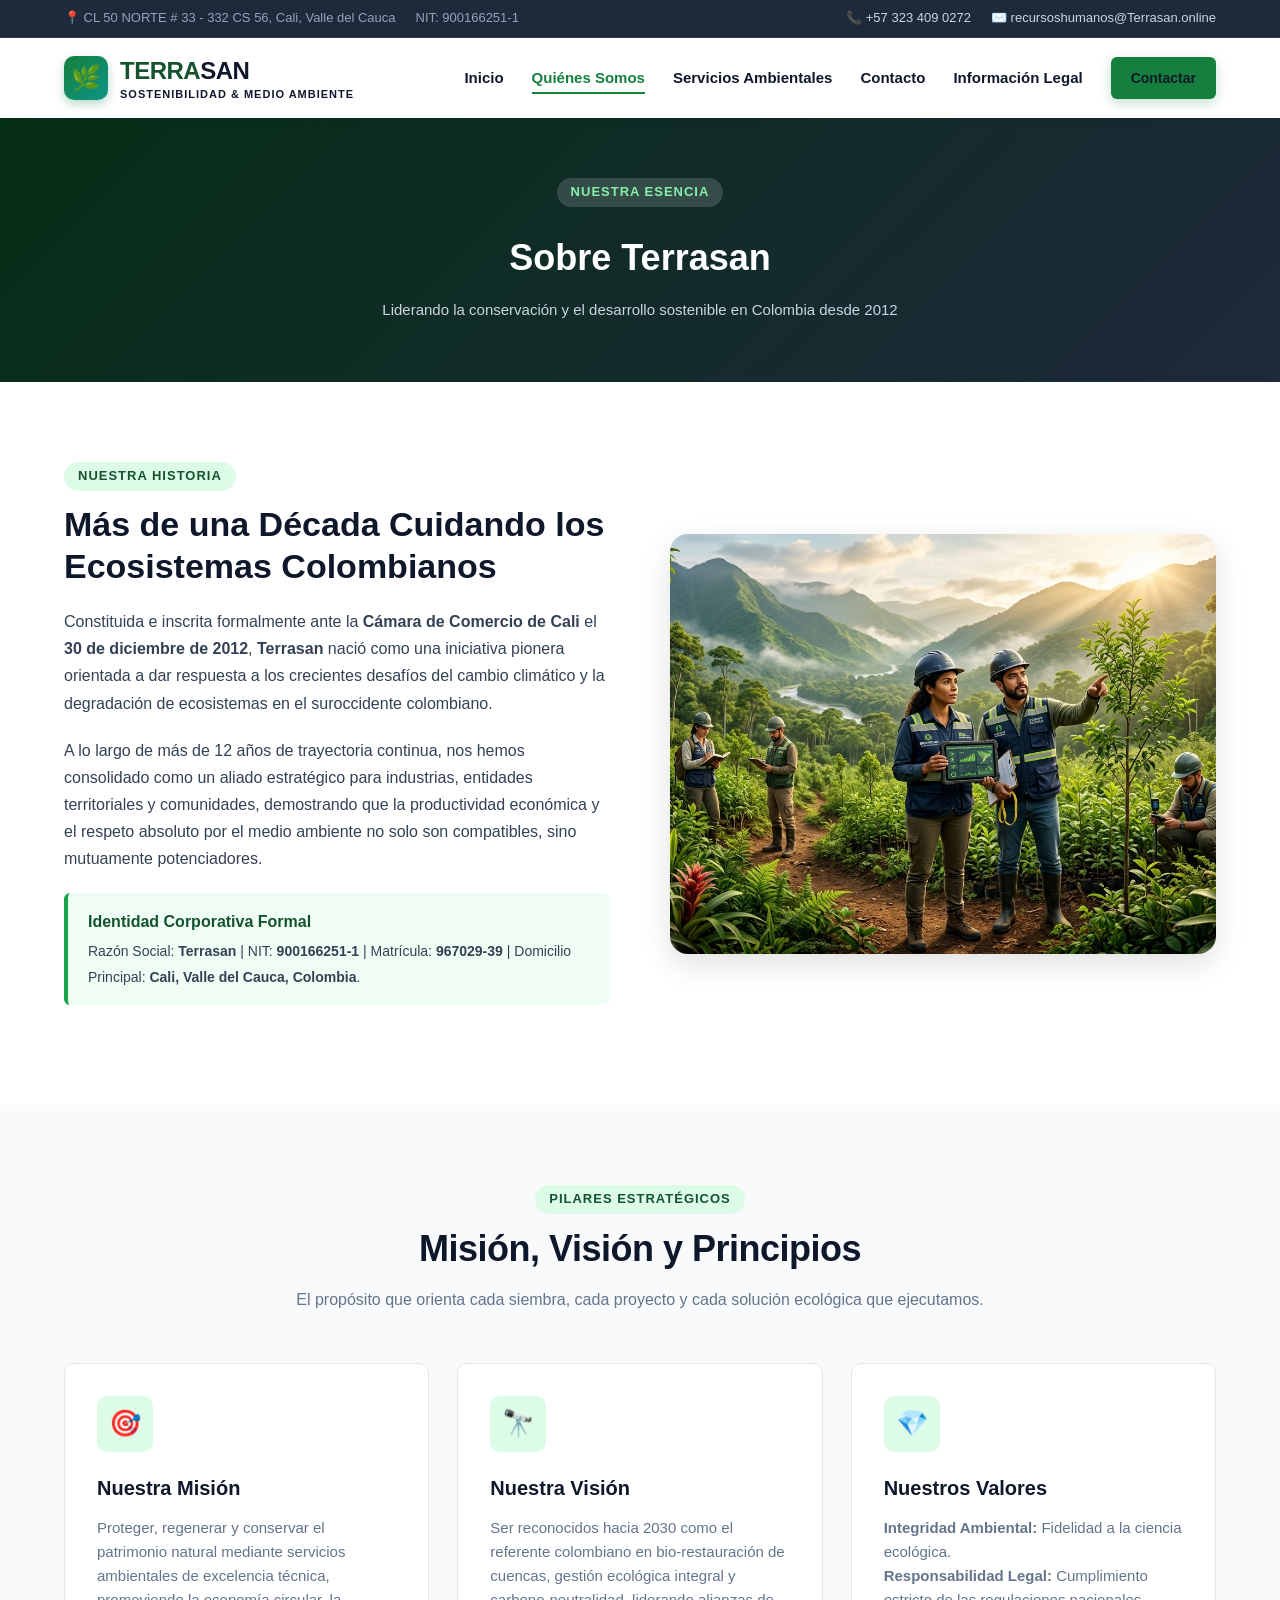
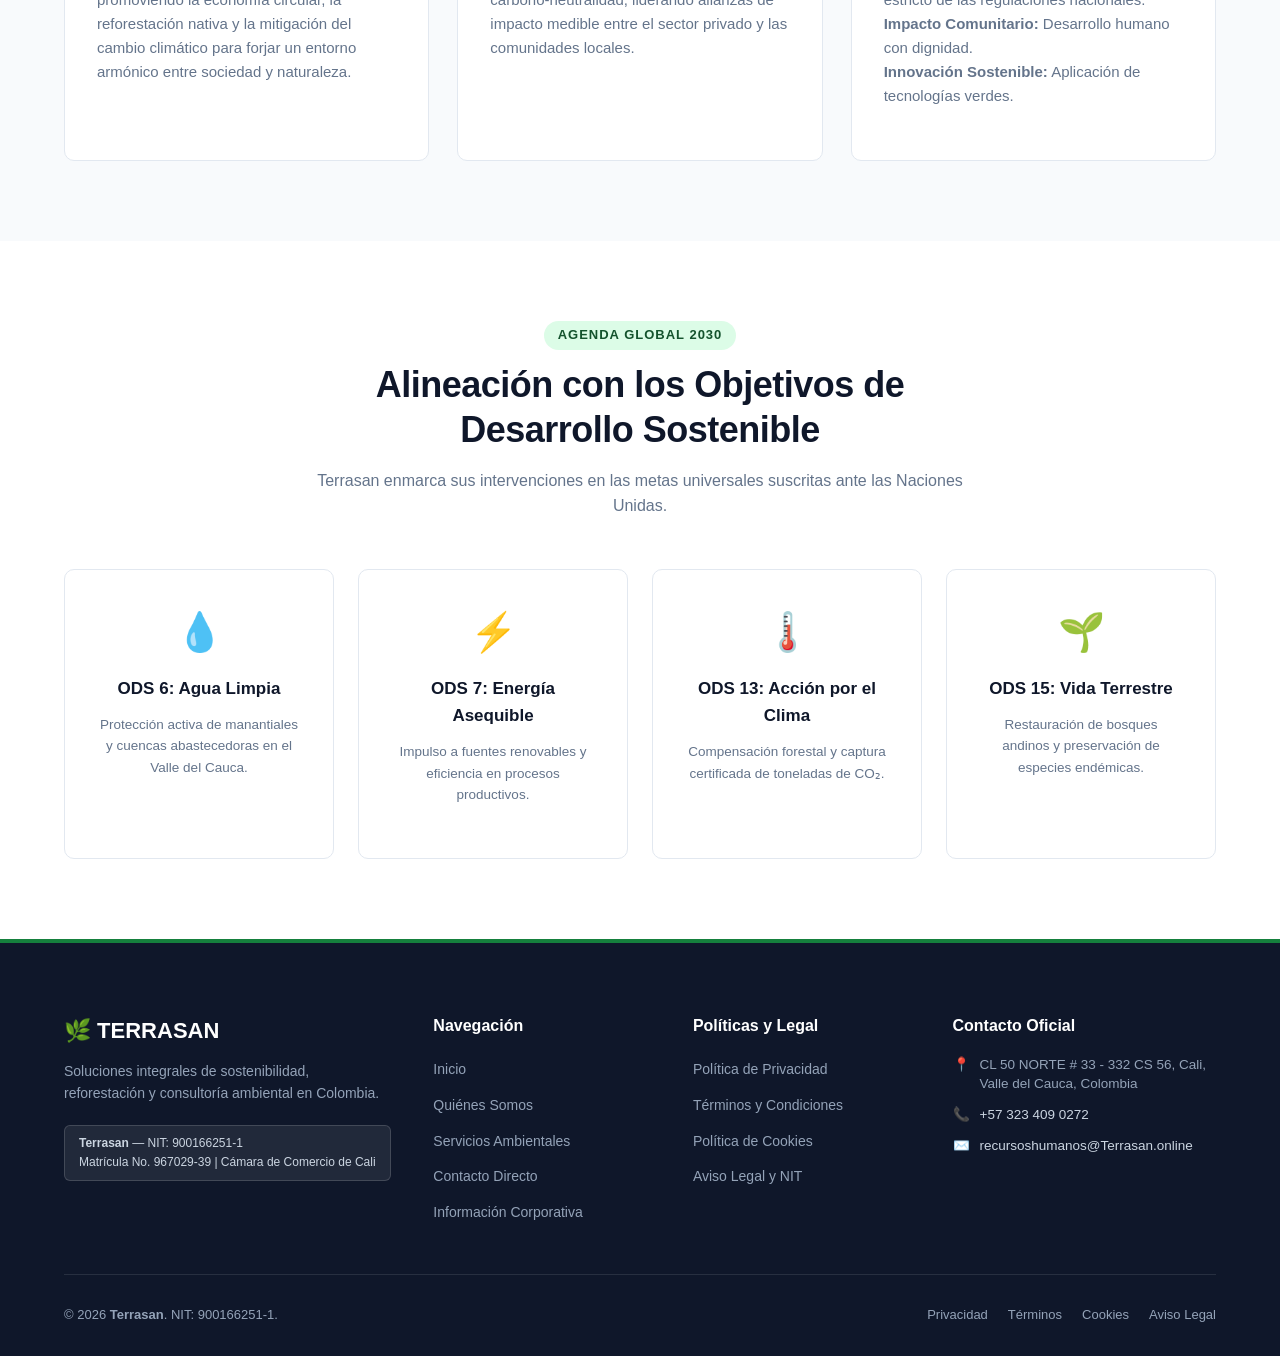
<file: nosotros.html>
<!DOCTYPE html>
<html lang="es">
<head>
  <meta charset="UTF-8">
  <meta name="viewport" content="width=device-width, initial-scale=1.0">
  <title>Quiénes Somos — Terrasan | Trayectoria y Compromiso Ecológico</title>
  <meta name="description" content="Conozca a Terrasan, empresa colombiana fundada en 2012 dedicada a la conservación ecológica, reforestación y sostenibilidad ambiental en Cali.">
  <link rel="canonical" href="https://terrasan.online/nosotros.html">
  <link rel="icon" type="image/svg+xml" href="favicon.svg">
  <link rel="stylesheet" href="assets/css/styles.css">
</head>
<body>

  <!-- TOP BAR -->
  <div class="topbar">
    <div class="container topbar-content">
      <div class="topbar-left">
        <span>📍 CL 50 NORTE # 33 - 332 CS 56, Cali, Valle del Cauca</span>
        <span>NIT: 900166251-1</span>
      </div>
      <div class="topbar-right">
        <a href="tel:+573234090272">📞 +57 323 409 0272</a>
        <a href="mailto:recursoshumanos@Terrasan.online">✉️ recursoshumanos@Terrasan.online</a>
      </div>
    </div>
  </div>

  <!-- ENCABEZADO -->
  <header class="site-header">
    <div class="container navbar">
      <a href="index.html" class="brand-logo" aria-label="Terrasan Inicio">
        <div class="brand-logo-icon">🌿</div>
        <div>
          <div>TERRA<span>SAN</span></div>
          <span class="brand-tagline">Sostenibilidad & Medio Ambiente</span>
        </div>
      </a>

      <button class="mobile-menu-btn" aria-label="Abrir menú" aria-expanded="false">☰</button>

      <ul class="nav-links">
        <li><a href="index.html">Inicio</a></li>
        <li><a href="nosotros.html" class="active">Quiénes Somos</a></li>
        <li><a href="servicios.html">Servicios Ambientales</a></li>
        <li><a href="contacto.html">Contacto</a></li>
        <li><a href="aviso-legal.html">Información Legal</a></li>
        <li><a href="contacto.html" class="btn btn-primary" style="padding: 8px 18px; font-size: 14px;">Contactar</a></li>
      </ul>
    </div>
  </header>

  <!-- HEADER DE PÁGINA -->
  <div class="legal-page-header">
    <div class="container">
      <span class="section-tag" style="background: rgba(255,255,255,0.15); color: #86efac;">Nuestra Esencia</span>
      <h1 style="margin-top: 10px;">Sobre Terrasan</h1>
      <p>Liderando la conservación y el desarrollo sostenible en Colombia desde 2012</p>
    </div>
  </div>

  <!-- CONTENIDO PRINCIPAL SOBRE NOSOTROS -->
  <section>
    <div class="container">
      <div class="split-section">
        <div class="split-content">
          <span class="section-tag">Nuestra Historia</span>
          <h2>Más de una Década Cuidando los Ecosistemas Colombianos</h2>
          <p>
            Constituida e inscrita formalmente ante la <strong>Cámara de Comercio de Cali</strong> el <strong>30 de diciembre de 2012</strong>, <strong>Terrasan</strong> nació como una iniciativa pionera orientada a dar respuesta a los crecientes desafíos del cambio climático y la degradación de ecosistemas en el suroccidente colombiano.
          </p>
          <p>
            A lo largo de más de 12 años de trayectoria continua, nos hemos consolidado como un aliado estratégico para industrias, entidades territoriales y comunidades, demostrando que la productividad económica y el respeto absoluto por el medio ambiente no solo son compatibles, sino mutuamente potenciadores.
          </p>
          <div style="background: #f0fdf4; border-left: 4px solid #16a34a; padding: 16px 20px; border-radius: 6px; margin: 20px 0;">
            <strong style="color: #14532d; display: block; margin-bottom: 4px;">Identidad Corporativa Formal</strong>
            <span style="font-size: 14px; color: #334155;">
              Razón Social: <strong>Terrasan</strong> | NIT: <strong>900166251-1</strong> | Matrícula: <strong>967029-39</strong> | Domicilio Principal: <strong>Cali, Valle del Cauca, Colombia</strong>.
            </span>
          </div>
        </div>

        <div class="split-image-box">
          <img src="assets/images/hero-banner.jpg" alt="Ingenieros ambientales de Terrasan en labor de campo">
        </div>
      </div>
    </div>
  </section>

  <!-- MISIÓN, VISIÓN Y VALORES -->
  <section style="background: #f8fafc;">
    <div class="container">
      <div class="section-header">
        <span class="section-tag">Pilares Estratégicos</span>
        <h2 class="section-title">Misión, Visión y Principios</h2>
        <p class="section-desc">El propósito que orienta cada siembra, cada proyecto y cada solución ecológica que ejecutamos.</p>
      </div>

      <div class="cards-grid-3">
        <div class="card">
          <div class="card-icon">🎯</div>
          <h3>Nuestra Misión</h3>
          <p>
            Proteger, regenerar y conservar el patrimonio natural mediante servicios ambientales de excelencia técnica, promoviendo la economía circular, la reforestación nativa y la mitigación del cambio climático para forjar un entorno armónico entre sociedad y naturaleza.
          </p>
        </div>

        <div class="card">
          <div class="card-icon">🔭</div>
          <h3>Nuestra Visión</h3>
          <p>
            Ser reconocidos hacia 2030 como el referente colombiano en bio-restauración de cuencas, gestión ecológica integral y carbono-neutralidad, liderando alianzas de impacto medible entre el sector privado y las comunidades locales.
          </p>
        </div>

        <div class="card">
          <div class="card-icon">💎</div>
          <h3>Nuestros Valores</h3>
          <p>
            <strong>Integridad Ambiental:</strong> Fidelidad a la ciencia ecológica.<br>
            <strong>Responsabilidad Legal:</strong> Cumplimiento estricto de las regulaciones nacionales.<br>
            <strong>Impacto Comunitario:</strong> Desarrollo humano con dignidad.<br>
            <strong>Innovación Sostenible:</strong> Aplicación de tecnologías verdes.
          </p>
        </div>
      </div>
    </div>
  </section>

  <!-- COMPROMISO CON LOS OBJETIVOS DE DESARROLLO SOSTENIBLE (ODS) -->
  <section>
    <div class="container">
      <div class="section-header">
        <span class="section-tag">Agenda Global 2030</span>
        <h2 class="section-title">Alineación con los Objetivos de Desarrollo Sostenible</h2>
        <p class="section-desc">Terrasan enmarca sus intervenciones en las metas universales suscritas ante las Naciones Unidas.</p>
      </div>

      <div class="cards-grid-4">
        <div class="card" style="text-align: center; align-items: center;">
          <div style="font-size: 38px; margin-bottom: 12px;">💧</div>
          <h3 style="font-size: 17px;">ODS 6: Agua Limpia</h3>
          <p style="font-size: 13.5px;">Protección activa de manantiales y cuencas abastecedoras en el Valle del Cauca.</p>
        </div>

        <div class="card" style="text-align: center; align-items: center;">
          <div style="font-size: 38px; margin-bottom: 12px;">⚡</div>
          <h3 style="font-size: 17px;">ODS 7: Energía Asequible</h3>
          <p style="font-size: 13.5px;">Impulso a fuentes renovables y eficiencia en procesos productivos.</p>
        </div>

        <div class="card" style="text-align: center; align-items: center;">
          <div style="font-size: 38px; margin-bottom: 12px;">🌡️</div>
          <h3 style="font-size: 17px;">ODS 13: Acción por el Clima</h3>
          <p style="font-size: 13.5px;">Compensación forestal y captura certificada de toneladas de CO₂.</p>
        </div>

        <div class="card" style="text-align: center; align-items: center;">
          <div style="font-size: 38px; margin-bottom: 12px;">🌱</div>
          <h3 style="font-size: 17px;">ODS 15: Vida Terrestre</h3>
          <p style="font-size: 13.5px;">Restauración de bosques andinos y preservación de especies endémicas.</p>
        </div>
      </div>
    </div>
  </section>

  <!-- FOOTER -->
  <footer class="site-footer">
    <div class="container">
      <div class="footer-grid">
        <div class="footer-brand">
          <h4>🌿 TERRASAN</h4>
          <p>Soluciones integrales de sostenibilidad, reforestación y consultoría ambiental en Colombia.</p>
          <div class="footer-legal-badge">
            <strong>Terrasan</strong> — NIT: 900166251-1<br>
            Matrícula No. 967029-39 | Cámara de Comercio de Cali
          </div>
        </div>

        <div class="footer-col">
          <h5>Navegación</h5>
          <ul class="footer-links">
            <li><a href="index.html">Inicio</a></li>
            <li><a href="nosotros.html">Quiénes Somos</a></li>
            <li><a href="servicios.html">Servicios Ambientales</a></li>
            <li><a href="contacto.html">Contacto Directo</a></li>
            <li><a href="aviso-legal.html">Información Corporativa</a></li>
          </ul>
        </div>

        <div class="footer-col">
          <h5>Políticas y Legal</h5>
          <ul class="footer-links">
            <li><a href="politica-privacidad.html">Política de Privacidad</a></li>
            <li><a href="terminos-condiciones.html">Términos y Condiciones</a></li>
            <li><a href="politica-cookies.html">Política de Cookies</a></li>
            <li><a href="aviso-legal.html">Aviso Legal y NIT</a></li>
          </ul>
        </div>

        <div class="footer-col">
          <h5>Contacto Oficial</h5>
          <div class="footer-contact-item">
            <span>📍</span>
            <span>CL 50 NORTE # 33 - 332 CS 56, Cali, Valle del Cauca, Colombia</span>
          </div>
          <div class="footer-contact-item">
            <span>📞</span>
            <span><a href="tel:+573234090272" style="color:#cbd5e1;">+57 323 409 0272</a></span>
          </div>
          <div class="footer-contact-item">
            <span>✉️</span>
            <span><a href="mailto:recursoshumanos@Terrasan.online" style="color:#cbd5e1;">recursoshumanos@Terrasan.online</a></span>
          </div>
        </div>
      </div>

      <div class="footer-bottom">
        <div>&copy; <span class="current-year">2026</span> <strong>Terrasan</strong>. NIT: 900166251-1.</div>
        <div class="footer-legal-links">
          <a href="politica-privacidad.html">Privacidad</a>
          <a href="terminos-condiciones.html">Términos</a>
          <a href="politica-cookies.html">Cookies</a>
          <a href="aviso-legal.html">Aviso Legal</a>
        </div>
      </div>
    </div>
  </footer>

  <script src="assets/js/main.js"></script>
</body>
</html>
</file>
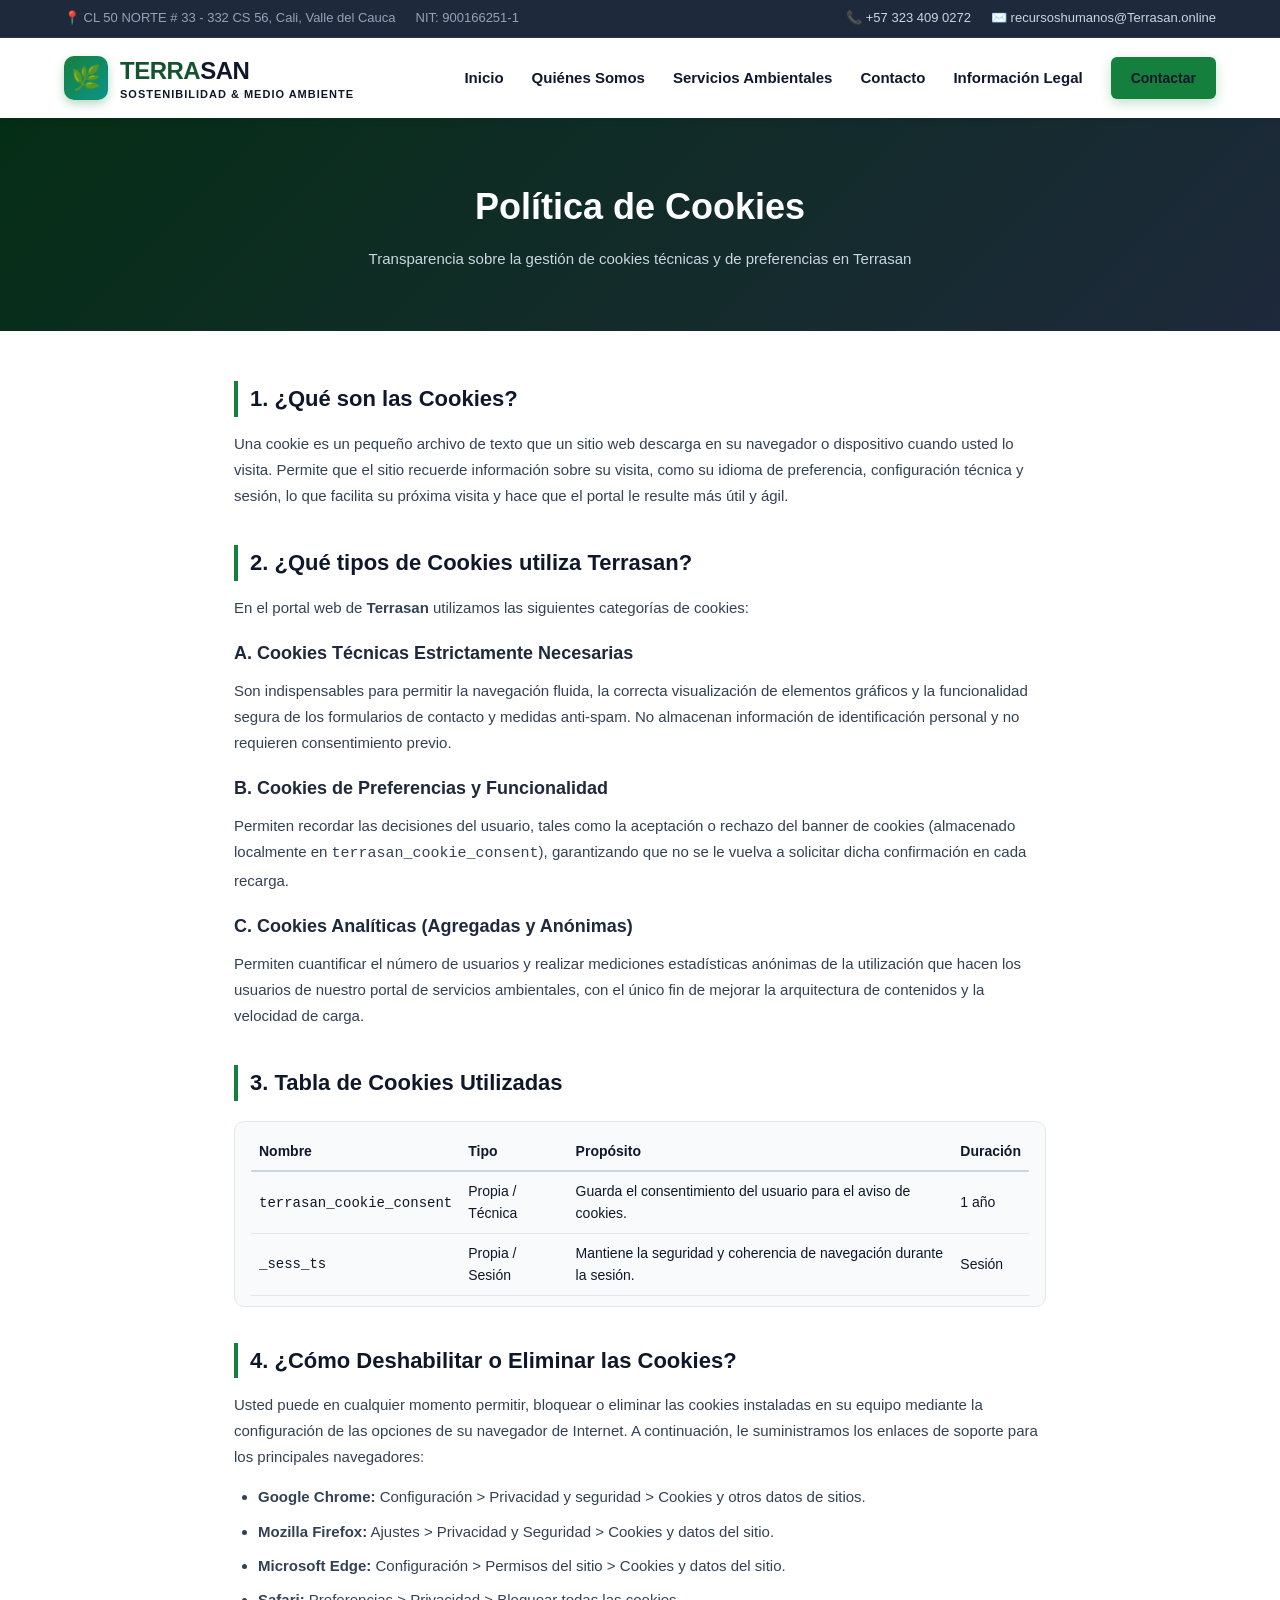
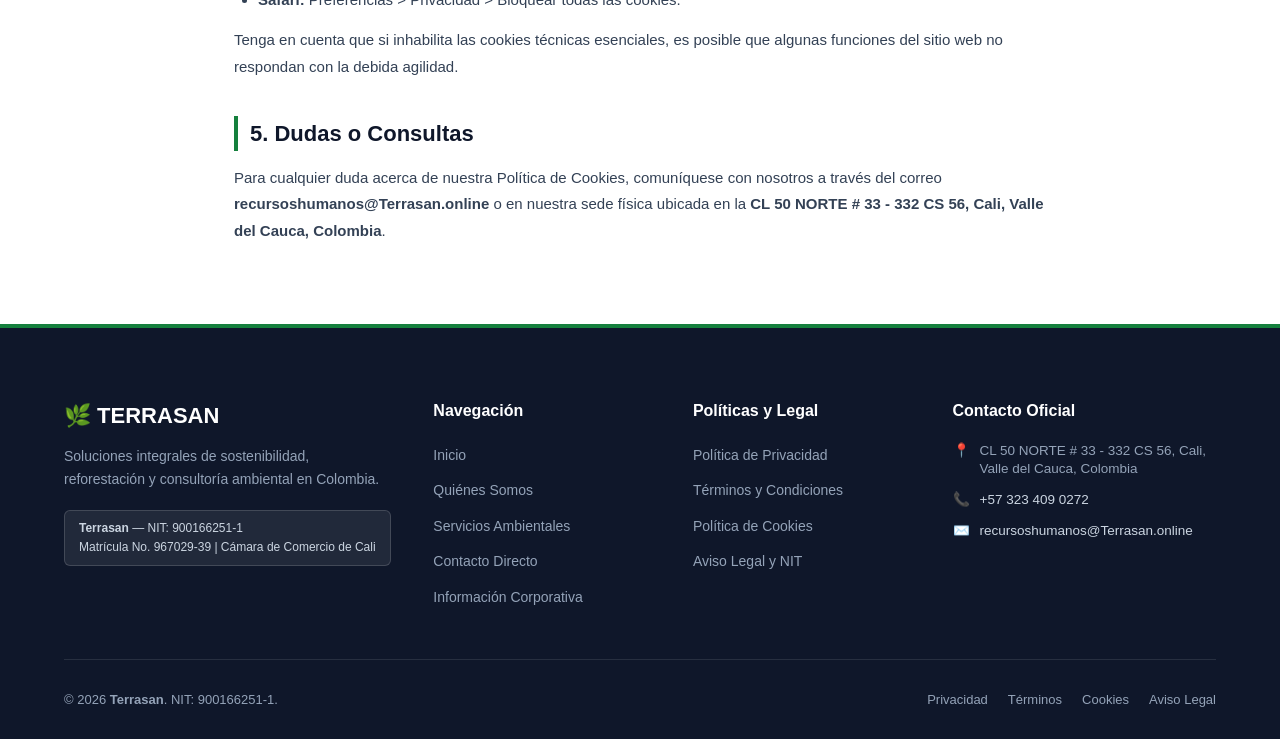
<file: politica-cookies.html>
<!DOCTYPE html>
<html lang="es">
<head>
  <meta charset="UTF-8">
  <meta name="viewport" content="width=device-width, initial-scale=1.0">
  <title>Política de Cookies — Terrasan</title>
  <meta name="description" content="Información transparente sobre el uso de cookies y tecnologías de seguimiento en el sitio web de Terrasan. NIT 900166251-1.">
  <link rel="canonical" href="https://terrasan.online/politica-cookies.html">
  <link rel="icon" type="image/svg+xml" href="favicon.svg">
  <link rel="stylesheet" href="assets/css/styles.css">
</head>
<body>

  <!-- TOP BAR -->
  <div class="topbar">
    <div class="container topbar-content">
      <div class="topbar-left">
        <span>📍 CL 50 NORTE # 33 - 332 CS 56, Cali, Valle del Cauca</span>
        <span>NIT: 900166251-1</span>
      </div>
      <div class="topbar-right">
        <a href="tel:+573234090272">📞 +57 323 409 0272</a>
        <a href="mailto:recursoshumanos@Terrasan.online">✉️ recursoshumanos@Terrasan.online</a>
      </div>
    </div>
  </div>

  <!-- ENCABEZADO -->
  <header class="site-header">
    <div class="container navbar">
      <a href="index.html" class="brand-logo" aria-label="Terrasan Inicio">
        <div class="brand-logo-icon">🌿</div>
        <div>
          <div>TERRA<span>SAN</span></div>
          <span class="brand-tagline">Sostenibilidad & Medio Ambiente</span>
        </div>
      </a>

      <button class="mobile-menu-btn" aria-label="Abrir menú" aria-expanded="false">☰</button>

      <ul class="nav-links">
        <li><a href="index.html">Inicio</a></li>
        <li><a href="nosotros.html">Quiénes Somos</a></li>
        <li><a href="servicios.html">Servicios Ambientales</a></li>
        <li><a href="contacto.html">Contacto</a></li>
        <li><a href="aviso-legal.html">Información Legal</a></li>
        <li><a href="contacto.html" class="btn btn-primary" style="padding: 8px 18px; font-size: 14px;">Contactar</a></li>
      </ul>
    </div>
  </header>

  <!-- HEADER DE PÁGINA -->
  <div class="legal-page-header">
    <div class="container">
      <h1>Política de Cookies</h1>
      <p>Transparencia sobre la gestión de cookies técnicas y de preferencias en Terrasan</p>
    </div>
  </div>

  <!-- CONTENIDO -->
  <div class="legal-content-container">
    <div class="legal-block">
      <h2>1. ¿Qué son las Cookies?</h2>
      <p>
        Una cookie es un pequeño archivo de texto que un sitio web descarga en su navegador o dispositivo cuando usted lo visita. Permite que el sitio recuerde información sobre su visita, como su idioma de preferencia, configuración técnica y sesión, lo que facilita su próxima visita y hace que el portal le resulte más útil y ágil.
      </p>
    </div>

    <div class="legal-block">
      <h2>2. ¿Qué tipos de Cookies utiliza Terrasan?</h2>
      <p>En el portal web de <strong>Terrasan</strong> utilizamos las siguientes categorías de cookies:</p>
      
      <h3>A. Cookies Técnicas Estrictamente Necesarias</h3>
      <p>
        Son indispensables para permitir la navegación fluida, la correcta visualización de elementos gráficos y la funcionalidad segura de los formularios de contacto y medidas anti-spam. No almacenan información de identificación personal y no requieren consentimiento previo.
      </p>

      <h3>B. Cookies de Preferencias y Funcionalidad</h3>
      <p>
        Permiten recordar las decisiones del usuario, tales como la aceptación o rechazo del banner de cookies (almacenado localmente en <code>terrasan_cookie_consent</code>), garantizando que no se le vuelva a solicitar dicha confirmación en cada recarga.
      </p>

      <h3>C. Cookies Analíticas (Agregadas y Anónimas)</h3>
      <p>
        Permiten cuantificar el número de usuarios y realizar mediciones estadísticas anónimas de la utilización que hacen los usuarios de nuestro portal de servicios ambientales, con el único fin de mejorar la arquitectura de contenidos y la velocidad de carga.
      </p>
    </div>

    <div class="legal-block">
      <h2>3. Tabla de Cookies Utilizadas</h2>
      <div class="legal-highlight-box" style="padding: 10px 16px;">
        <table style="width: 100%; border-collapse: collapse; font-size: 14px;">
          <thead>
            <tr style="border-bottom: 2px solid #cbd5e1; text-align: left;">
              <th style="padding: 8px;">Nombre</th>
              <th style="padding: 8px;">Tipo</th>
              <th style="padding: 8px;">Propósito</th>
              <th style="padding: 8px;">Duración</th>
            </tr>
          </thead>
          <tbody>
            <tr style="border-bottom: 1px solid #e2e8f0;">
              <td style="padding: 8px;"><code>terrasan_cookie_consent</code></td>
              <td style="padding: 8px;">Propia / Técnica</td>
              <td style="padding: 8px;">Guarda el consentimiento del usuario para el aviso de cookies.</td>
              <td style="padding: 8px;">1 año</td>
            </tr>
            <tr style="border-bottom: 1px solid #e2e8f0;">
              <td style="padding: 8px;"><code>_sess_ts</code></td>
              <td style="padding: 8px;">Propia / Sesión</td>
              <td style="padding: 8px;">Mantiene la seguridad y coherencia de navegación durante la sesión.</td>
              <td style="padding: 8px;">Sesión</td>
            </tr>
          </tbody>
        </table>
      </div>
    </div>

    <div class="legal-block">
      <h2>4. ¿Cómo Deshabilitar o Eliminar las Cookies?</h2>
      <p>
        Usted puede en cualquier momento permitir, bloquear o eliminar las cookies instaladas en su equipo mediante la configuración de las opciones de su navegador de Internet. A continuación, le suministramos los enlaces de soporte para los principales navegadores:
      </p>
      <ul>
        <li><strong>Google Chrome:</strong> Configuración &gt; Privacidad y seguridad &gt; Cookies y otros datos de sitios.</li>
        <li><strong>Mozilla Firefox:</strong> Ajustes &gt; Privacidad y Seguridad &gt; Cookies y datos del sitio.</li>
        <li><strong>Microsoft Edge:</strong> Configuración &gt; Permisos del sitio &gt; Cookies y datos del sitio.</li>
        <li><strong>Safari:</strong> Preferencias &gt; Privacidad &gt; Bloquear todas las cookies.</li>
      </ul>
      <p>
        Tenga en cuenta que si inhabilita las cookies técnicas esenciales, es posible que algunas funciones del sitio web no respondan con la debida agilidad.
      </p>
    </div>

    <div class="legal-block">
      <h2>5. Dudas o Consultas</h2>
      <p>
        Para cualquier duda acerca de nuestra Política de Cookies, comuníquese con nosotros a través del correo <strong>recursoshumanos@Terrasan.online</strong> o en nuestra sede física ubicada en la <strong>CL 50 NORTE # 33 - 332 CS 56, Cali, Valle del Cauca, Colombia</strong>.
      </p>
    </div>
  </div>

  <!-- FOOTER -->
  <footer class="site-footer">
    <div class="container">
      <div class="footer-grid">
        <div class="footer-brand">
          <h4>🌿 TERRASAN</h4>
          <p>Soluciones integrales de sostenibilidad, reforestación y consultoría ambiental en Colombia.</p>
          <div class="footer-legal-badge">
            <strong>Terrasan</strong> — NIT: 900166251-1<br>
            Matrícula No. 967029-39 | Cámara de Comercio de Cali
          </div>
        </div>

        <div class="footer-col">
          <h5>Navegación</h5>
          <ul class="footer-links">
            <li><a href="index.html">Inicio</a></li>
            <li><a href="nosotros.html">Quiénes Somos</a></li>
            <li><a href="servicios.html">Servicios Ambientales</a></li>
            <li><a href="contacto.html">Contacto Directo</a></li>
            <li><a href="aviso-legal.html">Información Corporativa</a></li>
          </ul>
        </div>

        <div class="footer-col">
          <h5>Políticas y Legal</h5>
          <ul class="footer-links">
            <li><a href="politica-privacidad.html">Política de Privacidad</a></li>
            <li><a href="terminos-condiciones.html">Términos y Condiciones</a></li>
            <li><a href="politica-cookies.html">Política de Cookies</a></li>
            <li><a href="aviso-legal.html">Aviso Legal y NIT</a></li>
          </ul>
        </div>

        <div class="footer-col">
          <h5>Contacto Oficial</h5>
          <div class="footer-contact-item">
            <span>📍</span>
            <span>CL 50 NORTE # 33 - 332 CS 56, Cali, Valle del Cauca, Colombia</span>
          </div>
          <div class="footer-contact-item">
            <span>📞</span>
            <span><a href="tel:+573234090272" style="color:#cbd5e1;">+57 323 409 0272</a></span>
          </div>
          <div class="footer-contact-item">
            <span>✉️</span>
            <span><a href="mailto:recursoshumanos@Terrasan.online" style="color:#cbd5e1;">recursoshumanos@Terrasan.online</a></span>
          </div>
        </div>
      </div>

      <div class="footer-bottom">
        <div>&copy; <span class="current-year">2026</span> <strong>Terrasan</strong>. NIT: 900166251-1.</div>
        <div class="footer-legal-links">
          <a href="politica-privacidad.html">Privacidad</a>
          <a href="terminos-condiciones.html">Términos</a>
          <a href="politica-cookies.html">Cookies</a>
          <a href="aviso-legal.html">Aviso Legal</a>
        </div>
      </div>
    </div>
  </footer>

  <script src="assets/js/main.js"></script>
</body>
</html>
</file>
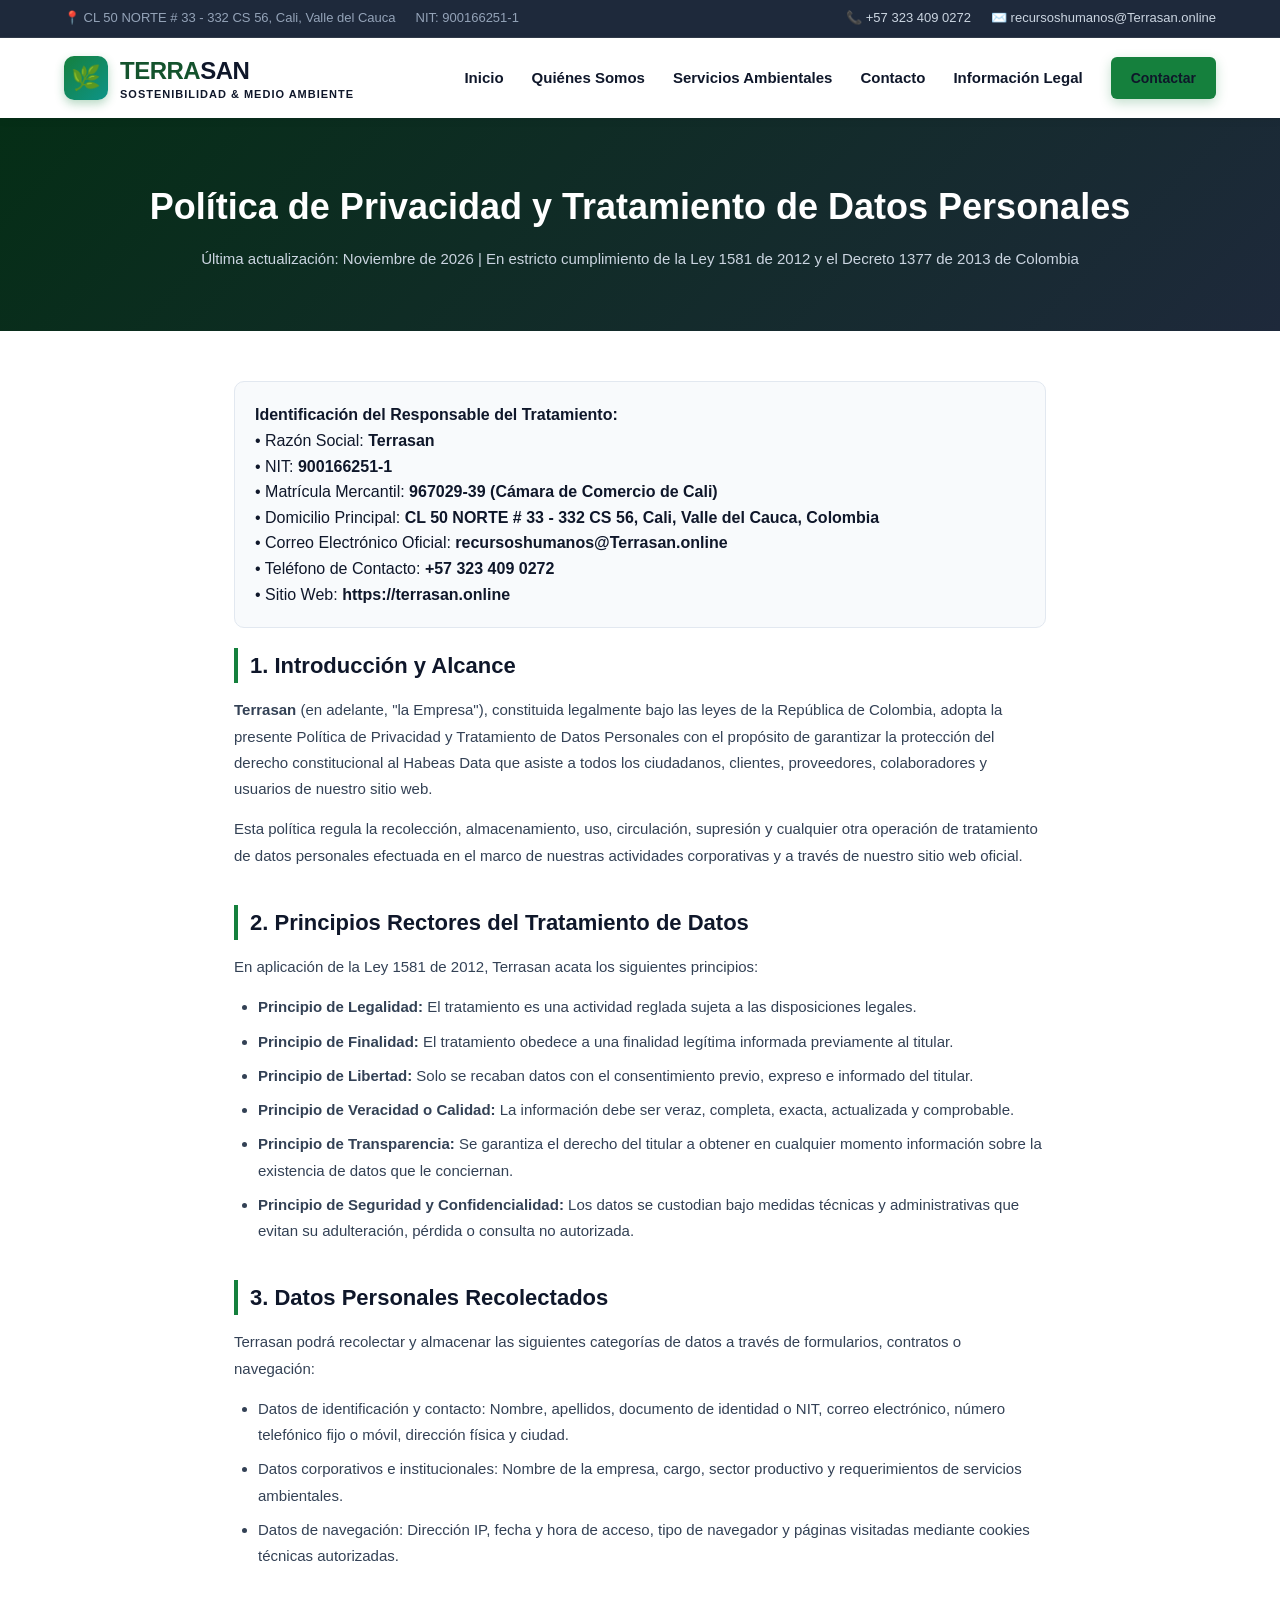
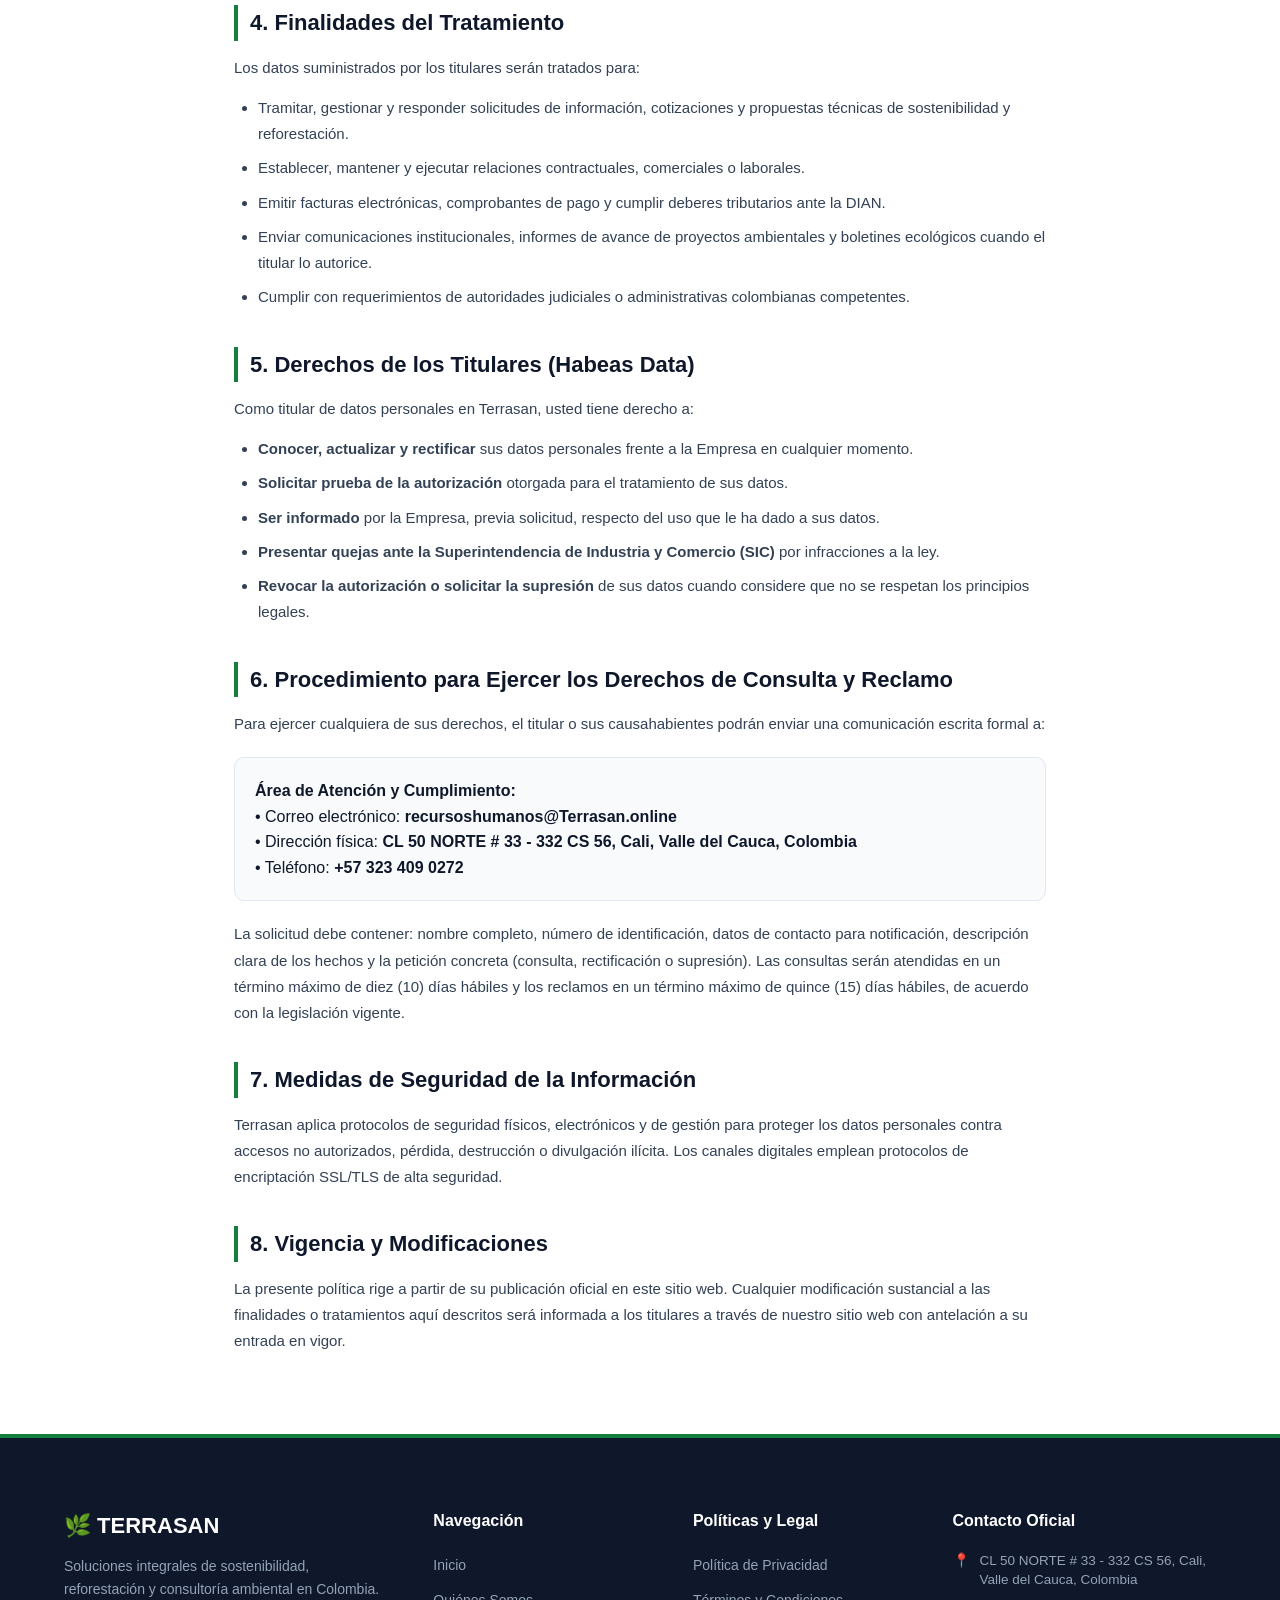
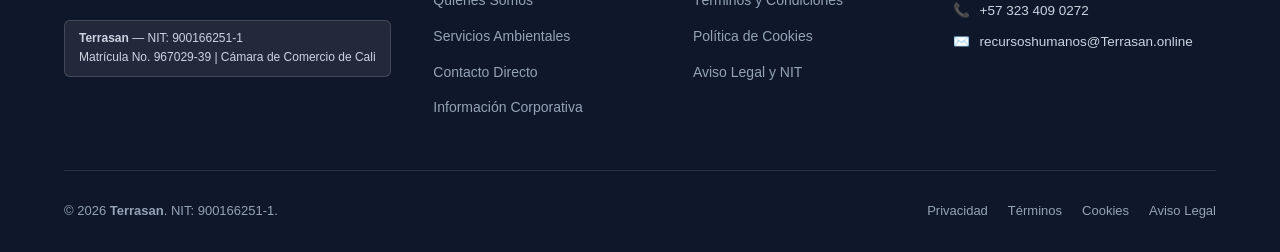
<file: politica-privacidad.html>
<!DOCTYPE html>
<html lang="es">
<head>
  <meta charset="UTF-8">
  <meta name="viewport" content="width=device-width, initial-scale=1.0">
  <title>Política de Privacidad y Tratamiento de Datos — Terrasan</title>
  <meta name="description" content="Política de Tratamiento y Protección de Datos Personales de Terrasan conforme a la Ley 1581 de 2012 de Colombia. NIT 900166251-1.">
  <link rel="canonical" href="https://terrasan.online/politica-privacidad.html">
  <link rel="icon" type="image/svg+xml" href="favicon.svg">
  <link rel="stylesheet" href="assets/css/styles.css">
</head>
<body>

  <!-- TOP BAR -->
  <div class="topbar">
    <div class="container topbar-content">
      <div class="topbar-left">
        <span>📍 CL 50 NORTE # 33 - 332 CS 56, Cali, Valle del Cauca</span>
        <span>NIT: 900166251-1</span>
      </div>
      <div class="topbar-right">
        <a href="tel:+573234090272">📞 +57 323 409 0272</a>
        <a href="mailto:recursoshumanos@Terrasan.online">✉️ recursoshumanos@Terrasan.online</a>
      </div>
    </div>
  </div>

  <!-- ENCABEZADO -->
  <header class="site-header">
    <div class="container navbar">
      <a href="index.html" class="brand-logo" aria-label="Terrasan Inicio">
        <div class="brand-logo-icon">🌿</div>
        <div>
          <div>TERRA<span>SAN</span></div>
          <span class="brand-tagline">Sostenibilidad & Medio Ambiente</span>
        </div>
      </a>

      <button class="mobile-menu-btn" aria-label="Abrir menú" aria-expanded="false">☰</button>

      <ul class="nav-links">
        <li><a href="index.html">Inicio</a></li>
        <li><a href="nosotros.html">Quiénes Somos</a></li>
        <li><a href="servicios.html">Servicios Ambientales</a></li>
        <li><a href="contacto.html">Contacto</a></li>
        <li><a href="aviso-legal.html">Información Legal</a></li>
        <li><a href="contacto.html" class="btn btn-primary" style="padding: 8px 18px; font-size: 14px;">Contactar</a></li>
      </ul>
    </div>
  </header>

  <!-- HEADER DE PÁGINA -->
  <div class="legal-page-header">
    <div class="container">
      <h1>Política de Privacidad y Tratamiento de Datos Personales</h1>
      <p>Última actualización: Noviembre de 2026 | En estricto cumplimiento de la Ley 1581 de 2012 y el Decreto 1377 de 2013 de Colombia</p>
    </div>
  </div>

  <!-- CONTENIDO LEGAL -->
  <div class="legal-content-container">
    <div class="legal-highlight-box">
      <strong>Identificación del Responsable del Tratamiento:</strong><br>
      • Razón Social: <strong>Terrasan</strong><br>
      • NIT: <strong>900166251-1</strong><br>
      • Matrícula Mercantil: <strong>967029-39 (Cámara de Comercio de Cali)</strong><br>
      • Domicilio Principal: <strong>CL 50 NORTE # 33 - 332 CS 56, Cali, Valle del Cauca, Colombia</strong><br>
      • Correo Electrónico Oficial: <strong>recursoshumanos@Terrasan.online</strong><br>
      • Teléfono de Contacto: <strong>+57 323 409 0272</strong><br>
      • Sitio Web: <strong>https://terrasan.online</strong>
    </div>

    <div class="legal-block">
      <h2>1. Introducción y Alcance</h2>
      <p>
        <strong>Terrasan</strong> (en adelante, "la Empresa"), constituida legalmente bajo las leyes de la República de Colombia, adopta la presente Política de Privacidad y Tratamiento de Datos Personales con el propósito de garantizar la protección del derecho constitucional al Habeas Data que asiste a todos los ciudadanos, clientes, proveedores, colaboradores y usuarios de nuestro sitio web.
      </p>
      <p>
        Esta política regula la recolección, almacenamiento, uso, circulación, supresión y cualquier otra operación de tratamiento de datos personales efectuada en el marco de nuestras actividades corporativas y a través de nuestro sitio web oficial.
      </p>
    </div>

    <div class="legal-block">
      <h2>2. Principios Rectores del Tratamiento de Datos</h2>
      <p>En aplicación de la Ley 1581 de 2012, Terrasan acata los siguientes principios:</p>
      <ul>
        <li><strong>Principio de Legalidad:</strong> El tratamiento es una actividad reglada sujeta a las disposiciones legales.</li>
        <li><strong>Principio de Finalidad:</strong> El tratamiento obedece a una finalidad legítima informada previamente al titular.</li>
        <li><strong>Principio de Libertad:</strong> Solo se recaban datos con el consentimiento previo, expreso e informado del titular.</li>
        <li><strong>Principio de Veracidad o Calidad:</strong> La información debe ser veraz, completa, exacta, actualizada y comprobable.</li>
        <li><strong>Principio de Transparencia:</strong> Se garantiza el derecho del titular a obtener en cualquier momento información sobre la existencia de datos que le conciernan.</li>
        <li><strong>Principio de Seguridad y Confidencialidad:</strong> Los datos se custodian bajo medidas técnicas y administrativas que evitan su adulteración, pérdida o consulta no autorizada.</li>
      </ul>
    </div>

    <div class="legal-block">
      <h2>3. Datos Personales Recolectados</h2>
      <p>Terrasan podrá recolectar y almacenar las siguientes categorías de datos a través de formularios, contratos o navegación:</p>
      <ul>
        <li>Datos de identificación y contacto: Nombre, apellidos, documento de identidad o NIT, correo electrónico, número telefónico fijo o móvil, dirección física y ciudad.</li>
        <li>Datos corporativos e institucionales: Nombre de la empresa, cargo, sector productivo y requerimientos de servicios ambientales.</li>
        <li>Datos de navegación: Dirección IP, fecha y hora de acceso, tipo de navegador y páginas visitadas mediante cookies técnicas autorizadas.</li>
      </ul>
    </div>

    <div class="legal-block">
      <h2>4. Finalidades del Tratamiento</h2>
      <p>Los datos suministrados por los titulares serán tratados para:</p>
      <ul>
        <li>Tramitar, gestionar y responder solicitudes de información, cotizaciones y propuestas técnicas de sostenibilidad y reforestación.</li>
        <li>Establecer, mantener y ejecutar relaciones contractuales, comerciales o laborales.</li>
        <li>Emitir facturas electrónicas, comprobantes de pago y cumplir deberes tributarios ante la DIAN.</li>
        <li>Enviar comunicaciones institucionales, informes de avance de proyectos ambientales y boletines ecológicos cuando el titular lo autorice.</li>
        <li>Cumplir con requerimientos de autoridades judiciales o administrativas colombianas competentes.</li>
      </ul>
    </div>

    <div class="legal-block">
      <h2>5. Derechos de los Titulares (Habeas Data)</h2>
      <p>Como titular de datos personales en Terrasan, usted tiene derecho a:</p>
      <ul>
        <li><strong>Conocer, actualizar y rectificar</strong> sus datos personales frente a la Empresa en cualquier momento.</li>
        <li><strong>Solicitar prueba de la autorización</strong> otorgada para el tratamiento de sus datos.</li>
        <li><strong>Ser informado</strong> por la Empresa, previa solicitud, respecto del uso que le ha dado a sus datos.</li>
        <li><strong>Presentar quejas ante la Superintendencia de Industria y Comercio (SIC)</strong> por infracciones a la ley.</li>
        <li><strong>Revocar la autorización o solicitar la supresión</strong> de sus datos cuando considere que no se respetan los principios legales.</li>
      </ul>
    </div>

    <div class="legal-block">
      <h2>6. Procedimiento para Ejercer los Derechos de Consulta y Reclamo</h2>
      <p>
        Para ejercer cualquiera de sus derechos, el titular o sus causahabientes podrán enviar una comunicación escrita formal a:
      </p>
      <div class="legal-highlight-box">
        <strong>Área de Atención y Cumplimiento:</strong><br>
        • Correo electrónico: <strong>recursoshumanos@Terrasan.online</strong><br>
        • Dirección física: <strong>CL 50 NORTE # 33 - 332 CS 56, Cali, Valle del Cauca, Colombia</strong><br>
        • Teléfono: <strong>+57 323 409 0272</strong>
      </div>
      <p>
        La solicitud debe contener: nombre completo, número de identificación, datos de contacto para notificación, descripción clara de los hechos y la petición concreta (consulta, rectificación o supresión). Las consultas serán atendidas en un término máximo de diez (10) días hábiles y los reclamos en un término máximo de quince (15) días hábiles, de acuerdo con la legislación vigente.
      </p>
    </div>

    <div class="legal-block">
      <h2>7. Medidas de Seguridad de la Información</h2>
      <p>
        Terrasan aplica protocolos de seguridad físicos, electrónicos y de gestión para proteger los datos personales contra accesos no autorizados, pérdida, destrucción o divulgación ilícita. Los canales digitales emplean protocolos de encriptación SSL/TLS de alta seguridad.
      </p>
    </div>

    <div class="legal-block">
      <h2>8. Vigencia y Modificaciones</h2>
      <p>
        La presente política rige a partir de su publicación oficial en este sitio web. Cualquier modificación sustancial a las finalidades o tratamientos aquí descritos será informada a los titulares a través de nuestro sitio web con antelación a su entrada en vigor.
      </p>
    </div>
  </div>

  <!-- FOOTER -->
  <footer class="site-footer">
    <div class="container">
      <div class="footer-grid">
        <div class="footer-brand">
          <h4>🌿 TERRASAN</h4>
          <p>Soluciones integrales de sostenibilidad, reforestación y consultoría ambiental en Colombia.</p>
          <div class="footer-legal-badge">
            <strong>Terrasan</strong> — NIT: 900166251-1<br>
            Matrícula No. 967029-39 | Cámara de Comercio de Cali
          </div>
        </div>

        <div class="footer-col">
          <h5>Navegación</h5>
          <ul class="footer-links">
            <li><a href="index.html">Inicio</a></li>
            <li><a href="nosotros.html">Quiénes Somos</a></li>
            <li><a href="servicios.html">Servicios Ambientales</a></li>
            <li><a href="contacto.html">Contacto Directo</a></li>
            <li><a href="aviso-legal.html">Información Corporativa</a></li>
          </ul>
        </div>

        <div class="footer-col">
          <h5>Políticas y Legal</h5>
          <ul class="footer-links">
            <li><a href="politica-privacidad.html">Política de Privacidad</a></li>
            <li><a href="terminos-condiciones.html">Términos y Condiciones</a></li>
            <li><a href="politica-cookies.html">Política de Cookies</a></li>
            <li><a href="aviso-legal.html">Aviso Legal y NIT</a></li>
          </ul>
        </div>

        <div class="footer-col">
          <h5>Contacto Oficial</h5>
          <div class="footer-contact-item">
            <span>📍</span>
            <span>CL 50 NORTE # 33 - 332 CS 56, Cali, Valle del Cauca, Colombia</span>
          </div>
          <div class="footer-contact-item">
            <span>📞</span>
            <span><a href="tel:+573234090272" style="color:#cbd5e1;">+57 323 409 0272</a></span>
          </div>
          <div class="footer-contact-item">
            <span>✉️</span>
            <span><a href="mailto:recursoshumanos@Terrasan.online" style="color:#cbd5e1;">recursoshumanos@Terrasan.online</a></span>
          </div>
        </div>
      </div>

      <div class="footer-bottom">
        <div>&copy; <span class="current-year">2026</span> <strong>Terrasan</strong>. NIT: 900166251-1.</div>
        <div class="footer-legal-links">
          <a href="politica-privacidad.html">Privacidad</a>
          <a href="terminos-condiciones.html">Términos</a>
          <a href="politica-cookies.html">Cookies</a>
          <a href="aviso-legal.html">Aviso Legal</a>
        </div>
      </div>
    </div>
  </footer>

  <script src="assets/js/main.js"></script>
</body>
</html>
</file>
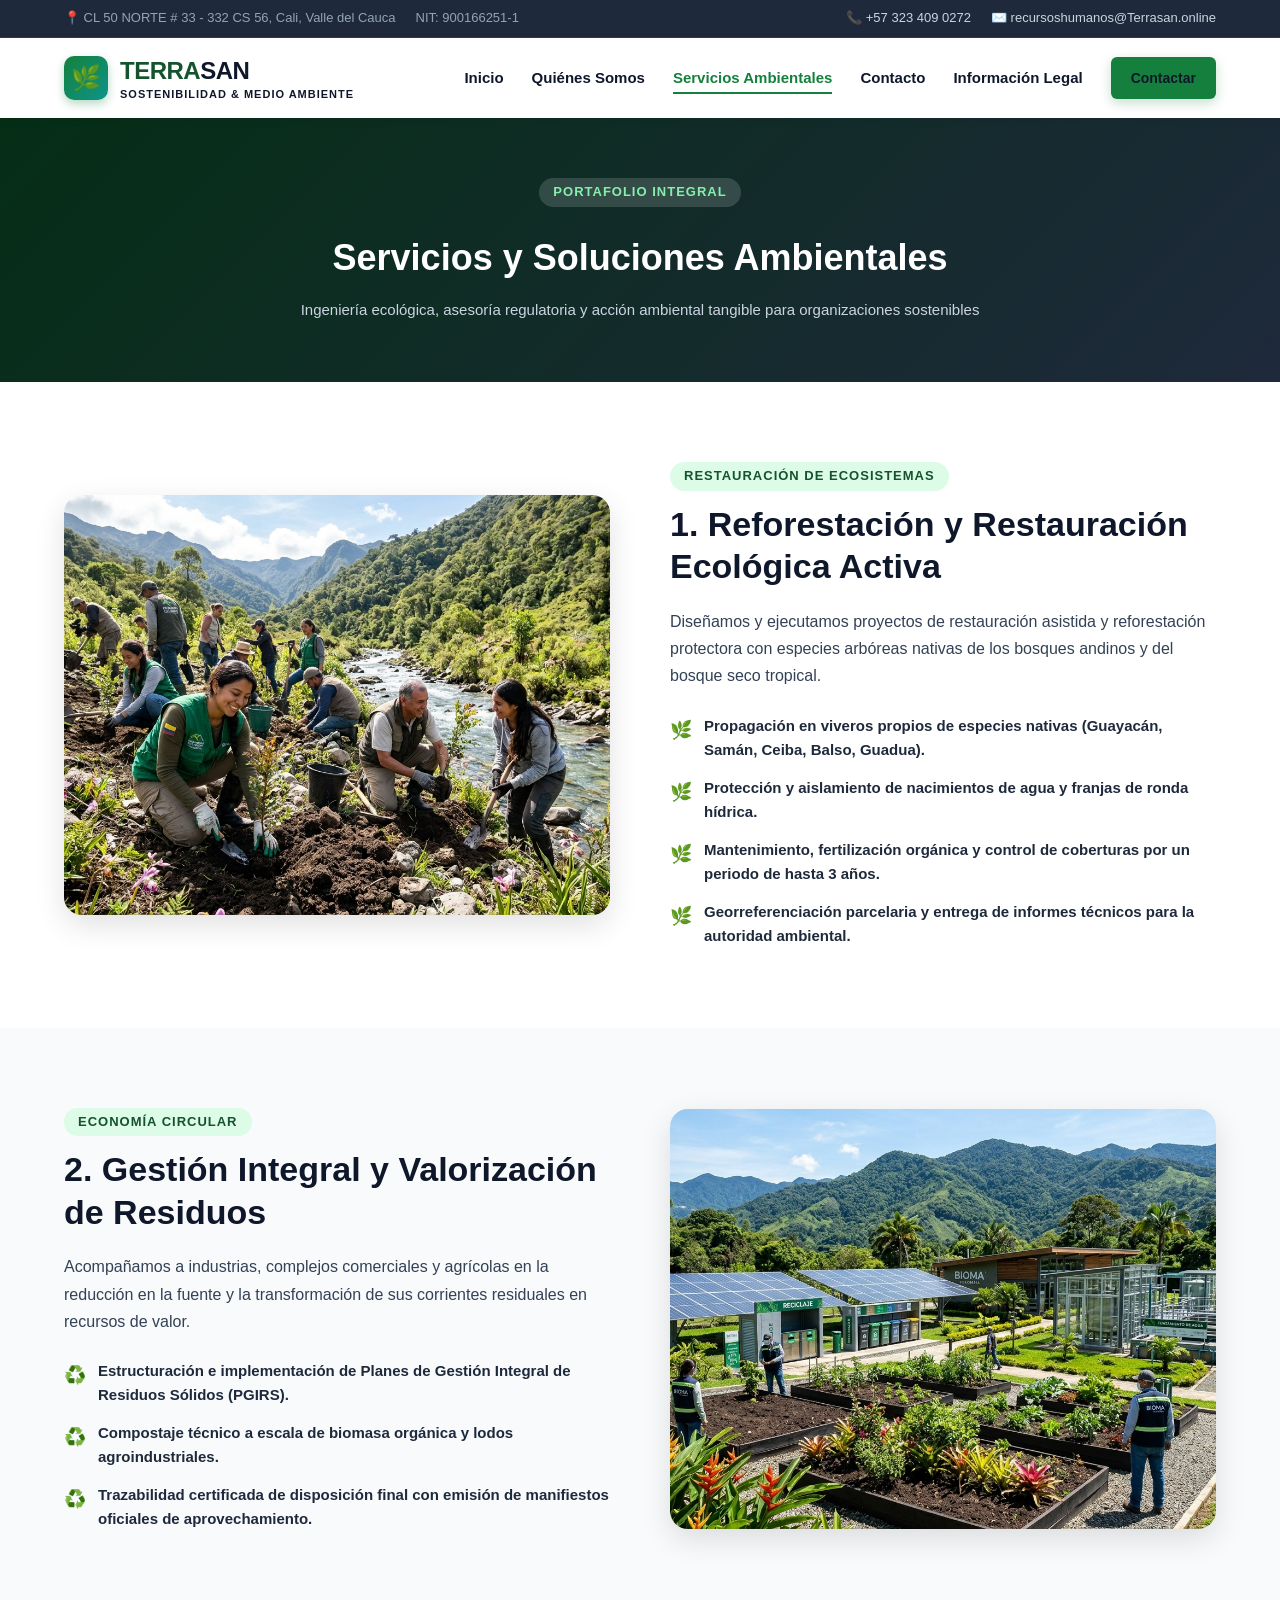
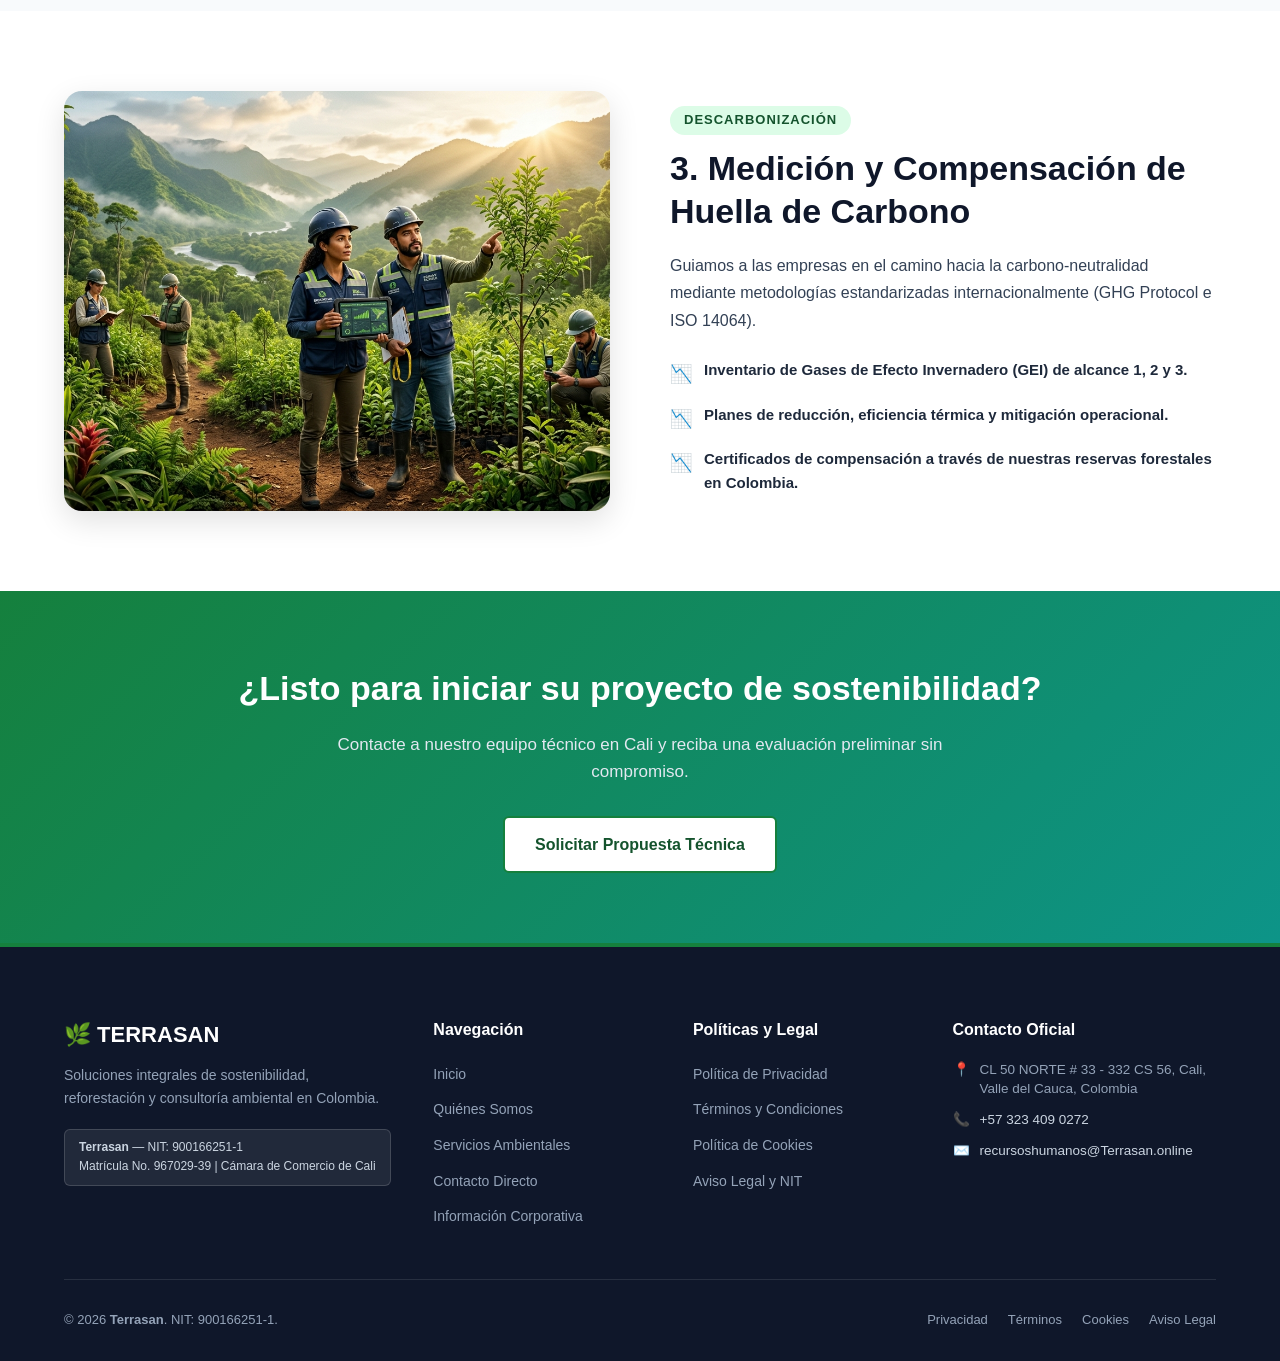
<file: servicios.html>
<!DOCTYPE html>
<html lang="es">
<head>
  <meta charset="UTF-8">
  <meta name="viewport" content="width=device-width, initial-scale=1.0">
  <title>Servicios Ambientales — Terrasan | Soluciones Ecológicas y Sostenibilidad</title>
  <meta name="description" content="Conozca el portafolio de servicios de Terrasan: reforestación, gestión de residuos, medición de huella de carbono y consultoría ambiental en Colombia. NIT 900166251-1.">
  <link rel="canonical" href="https://terrasan.online/servicios.html">
  <link rel="icon" type="image/svg+xml" href="favicon.svg">
  <link rel="stylesheet" href="assets/css/styles.css">
</head>
<body>

  <!-- TOP BAR -->
  <div class="topbar">
    <div class="container topbar-content">
      <div class="topbar-left">
        <span>📍 CL 50 NORTE # 33 - 332 CS 56, Cali, Valle del Cauca</span>
        <span>NIT: 900166251-1</span>
      </div>
      <div class="topbar-right">
        <a href="tel:+573234090272">📞 +57 323 409 0272</a>
        <a href="mailto:recursoshumanos@Terrasan.online">✉️ recursoshumanos@Terrasan.online</a>
      </div>
    </div>
  </div>

  <!-- ENCABEZADO -->
  <header class="site-header">
    <div class="container navbar">
      <a href="index.html" class="brand-logo" aria-label="Terrasan Inicio">
        <div class="brand-logo-icon">🌿</div>
        <div>
          <div>TERRA<span>SAN</span></div>
          <span class="brand-tagline">Sostenibilidad & Medio Ambiente</span>
        </div>
      </a>

      <button class="mobile-menu-btn" aria-label="Abrir menú" aria-expanded="false">☰</button>

      <ul class="nav-links">
        <li><a href="index.html">Inicio</a></li>
        <li><a href="nosotros.html">Quiénes Somos</a></li>
        <li><a href="servicios.html" class="active">Servicios Ambientales</a></li>
        <li><a href="contacto.html">Contacto</a></li>
        <li><a href="aviso-legal.html">Información Legal</a></li>
        <li><a href="contacto.html" class="btn btn-primary" style="padding: 8px 18px; font-size: 14px;">Contactar</a></li>
      </ul>
    </div>
  </header>

  <!-- HEADER DE PÁGINA -->
  <div class="legal-page-header">
    <div class="container">
      <span class="section-tag" style="background: rgba(255,255,255,0.15); color: #86efac;">Portafolio Integral</span>
      <h1 style="margin-top: 10px;">Servicios y Soluciones Ambientales</h1>
      <p>Ingeniería ecológica, asesoría regulatoria y acción ambiental tangible para organizaciones sostenibles</p>
    </div>
  </div>

  <!-- SERVICIOS DETALLADOS -->
  <section id="reforestacion">
    <div class="container">
      <div class="split-section">
        <div class="split-image-box">
          <img src="assets/images/impact-community.jpg" alt="Reforestación y restauración ecológica por Terrasan">
        </div>
        <div class="split-content">
          <span class="section-tag">Restauración de Ecosistemas</span>
          <h2>1. Reforestación y Restauración Ecológica Activa</h2>
          <p>
            Diseñamos y ejecutamos proyectos de restauración asistida y reforestación protectora con especies arbóreas nativas de los bosques andinos y del bosque seco tropical. 
          </p>
          <ul class="feature-list">
            <li class="feature-item">
              <span class="feature-icon">🌿</span>
              <span>Propagación en viveros propios de especies nativas (Guayacán, Samán, Ceiba, Balso, Guadua).</span>
            </li>
            <li class="feature-item">
              <span class="feature-icon">🌿</span>
              <span>Protección y aislamiento de nacimientos de agua y franjas de ronda hídrica.</span>
            </li>
            <li class="feature-item">
              <span class="feature-icon">🌿</span>
              <span>Mantenimiento, fertilización orgánica y control de coberturas por un periodo de hasta 3 años.</span>
            </li>
            <li class="feature-item">
              <span class="feature-icon">🌿</span>
              <span>Georreferenciación parcelaria y entrega de informes técnicos para la autoridad ambiental.</span>
            </li>
          </ul>
        </div>
      </div>
    </div>
  </section>

  <section id="residuos" style="background: #f8fafc;">
    <div class="container">
      <div class="split-section" style="direction: rtl;">
        <div class="split-image-box" style="direction: ltr;">
          <img src="assets/images/services-eco.jpg" alt="Instalaciones de bio-reciclaje y valorización de residuos de Terrasan">
        </div>
        <div class="split-content" style="direction: ltr;">
          <span class="section-tag">Economía Circular</span>
          <h2>2. Gestión Integral y Valorización de Residuos</h2>
          <p>
            Acompañamos a industrias, complejos comerciales y agrícolas en la reducción en la fuente y la transformación de sus corrientes residuales en recursos de valor.
          </p>
          <ul class="feature-list">
            <li class="feature-item">
              <span class="feature-icon">♻️</span>
              <span>Estructuración e implementación de Planes de Gestión Integral de Residuos Sólidos (PGIRS).</span>
            </li>
            <li class="feature-item">
              <span class="feature-icon">♻️</span>
              <span>Compostaje técnico a escala de biomasa orgánica y lodos agroindustriales.</span>
            </li>
            <li class="feature-item">
              <span class="feature-icon">♻️</span>
              <span>Trazabilidad certificada de disposición final con emisión de manifiestos oficiales de aprovechamiento.</span>
            </li>
          </ul>
        </div>
      </div>
    </div>
  </section>

  <section id="carbono">
    <div class="container">
      <div class="split-section">
        <div class="split-image-box">
          <img src="assets/images/hero-banner.jpg" alt="Ingeniería ambiental y cálculo de huella de carbono de Terrasan">
        </div>
        <div class="split-content">
          <span class="section-tag">Descarbonización</span>
          <h2>3. Medición y Compensación de Huella de Carbono</h2>
          <p>
            Guiamos a las empresas en el camino hacia la carbono-neutralidad mediante metodologías estandarizadas internacionalmente (GHG Protocol e ISO 14064).
          </p>
          <ul class="feature-list">
            <li class="feature-item">
              <span class="feature-icon">📉</span>
              <span>Inventario de Gases de Efecto Invernadero (GEI) de alcance 1, 2 y 3.</span>
            </li>
            <li class="feature-item">
              <span class="feature-icon">📉</span>
              <span>Planes de reducción, eficiencia térmica y mitigación operacional.</span>
            </li>
            <li class="feature-item">
              <span class="feature-icon">📉</span>
              <span>Certificados de compensación a través de nuestras reservas forestales en Colombia.</span>
            </li>
          </ul>
        </div>
      </div>
    </div>
  </section>

  <!-- CTA -->
  <section style="background: linear-gradient(135deg, #15803d 0%, #0d9488 100%); color: white; text-align: center; padding: 70px 0;">
    <div class="container">
      <h2 style="font-size: 34px; font-weight: 800; margin-bottom: 16px;">¿Listo para iniciar su proyecto de sostenibilidad?</h2>
      <p style="font-size: 17px; max-width: 650px; margin: 0 auto 30px; color: #e2e8f0;">
        Contacte a nuestro equipo técnico en Cali y reciba una evaluación preliminar sin compromiso.
      </p>
      <a href="contacto.html" class="btn btn-secondary" style="font-size: 16px; padding: 14px 30px;">
        Solicitar Propuesta Técnica
      </a>
    </div>
  </section>

  <!-- FOOTER -->
  <footer class="site-footer">
    <div class="container">
      <div class="footer-grid">
        <div class="footer-brand">
          <h4>🌿 TERRASAN</h4>
          <p>Soluciones integrales de sostenibilidad, reforestación y consultoría ambiental en Colombia.</p>
          <div class="footer-legal-badge">
            <strong>Terrasan</strong> — NIT: 900166251-1<br>
            Matrícula No. 967029-39 | Cámara de Comercio de Cali
          </div>
        </div>

        <div class="footer-col">
          <h5>Navegación</h5>
          <ul class="footer-links">
            <li><a href="index.html">Inicio</a></li>
            <li><a href="nosotros.html">Quiénes Somos</a></li>
            <li><a href="servicios.html">Servicios Ambientales</a></li>
            <li><a href="contacto.html">Contacto Directo</a></li>
            <li><a href="aviso-legal.html">Información Corporativa</a></li>
          </ul>
        </div>

        <div class="footer-col">
          <h5>Políticas y Legal</h5>
          <ul class="footer-links">
            <li><a href="politica-privacidad.html">Política de Privacidad</a></li>
            <li><a href="terminos-condiciones.html">Términos y Condiciones</a></li>
            <li><a href="politica-cookies.html">Política de Cookies</a></li>
            <li><a href="aviso-legal.html">Aviso Legal y NIT</a></li>
          </ul>
        </div>

        <div class="footer-col">
          <h5>Contacto Oficial</h5>
          <div class="footer-contact-item">
            <span>📍</span>
            <span>CL 50 NORTE # 33 - 332 CS 56, Cali, Valle del Cauca, Colombia</span>
          </div>
          <div class="footer-contact-item">
            <span>📞</span>
            <span><a href="tel:+573234090272" style="color:#cbd5e1;">+57 323 409 0272</a></span>
          </div>
          <div class="footer-contact-item">
            <span>✉️</span>
            <span><a href="mailto:recursoshumanos@Terrasan.online" style="color:#cbd5e1;">recursoshumanos@Terrasan.online</a></span>
          </div>
        </div>
      </div>

      <div class="footer-bottom">
        <div>&copy; <span class="current-year">2026</span> <strong>Terrasan</strong>. NIT: 900166251-1.</div>
        <div class="footer-legal-links">
          <a href="politica-privacidad.html">Privacidad</a>
          <a href="terminos-condiciones.html">Términos</a>
          <a href="politica-cookies.html">Cookies</a>
          <a href="aviso-legal.html">Aviso Legal</a>
        </div>
      </div>
    </div>
  </footer>

  <script src="assets/js/main.js"></script>
</body>
</html>
</file>
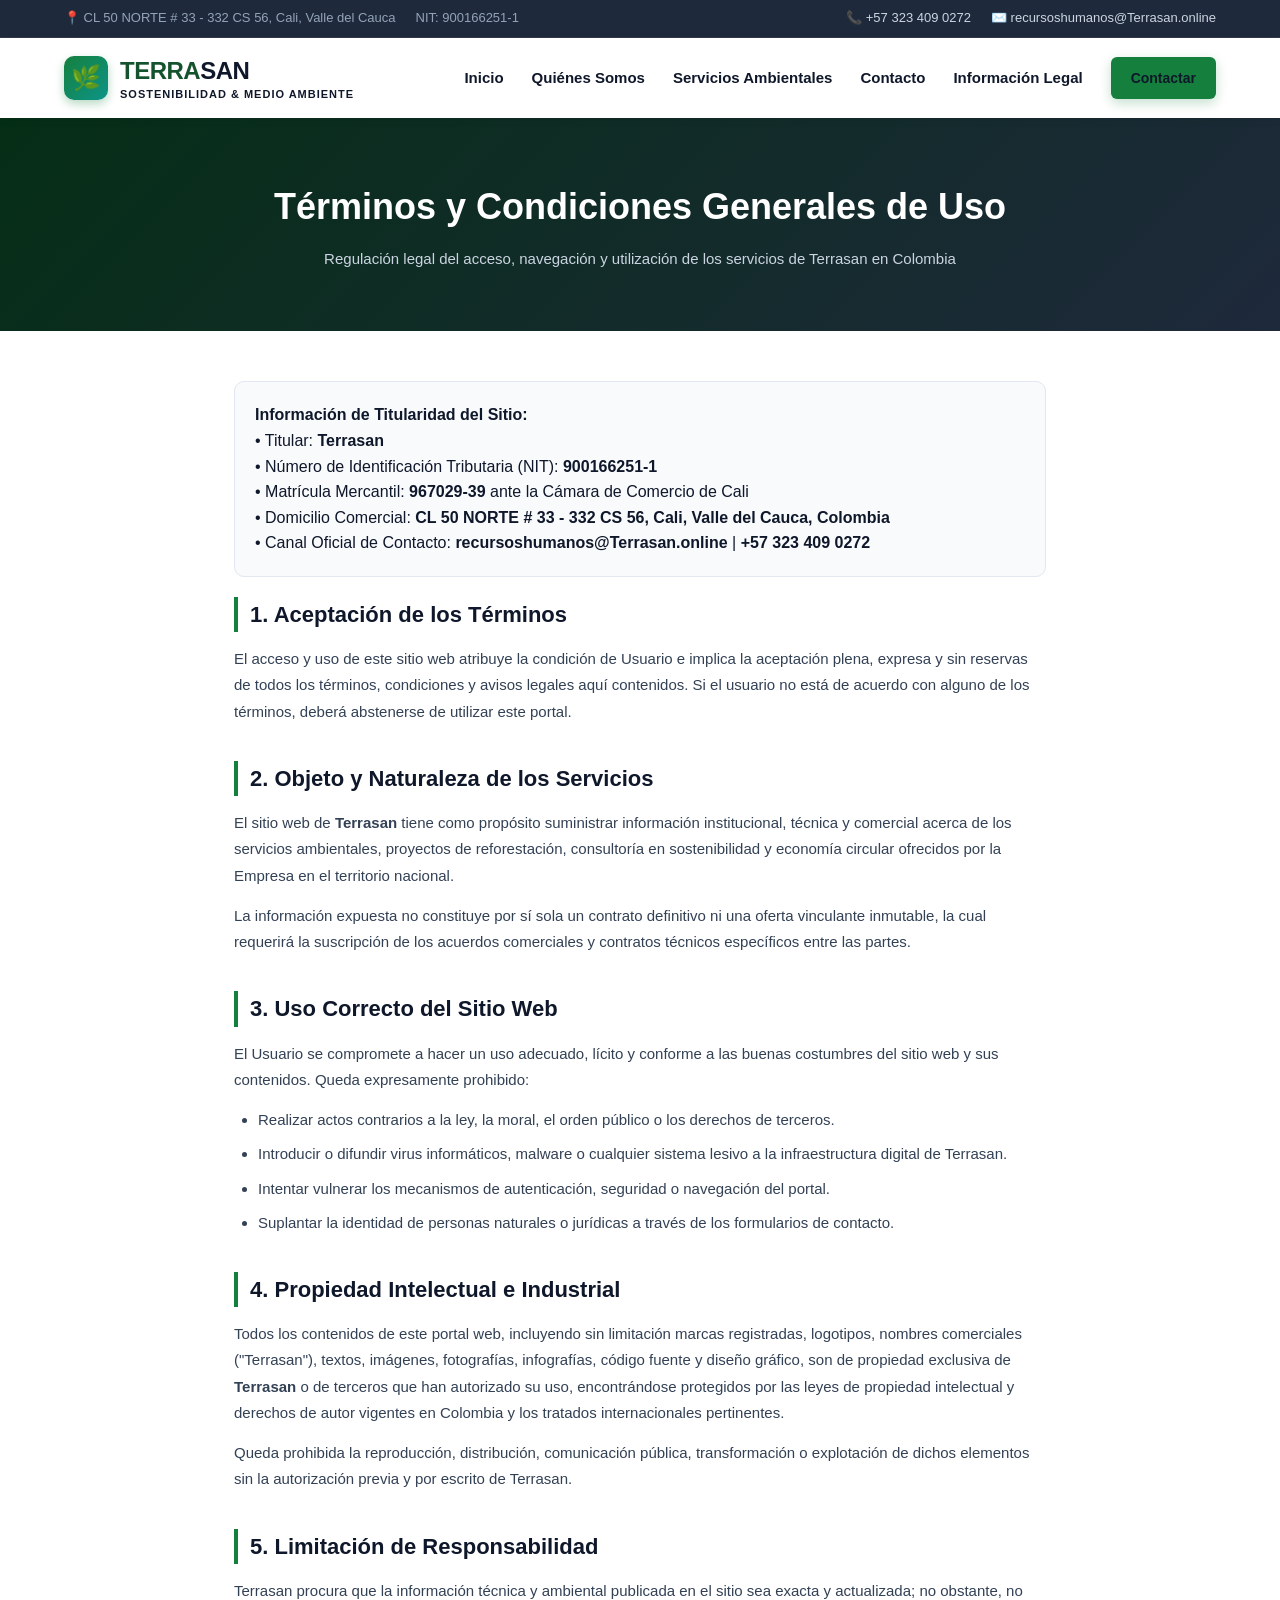
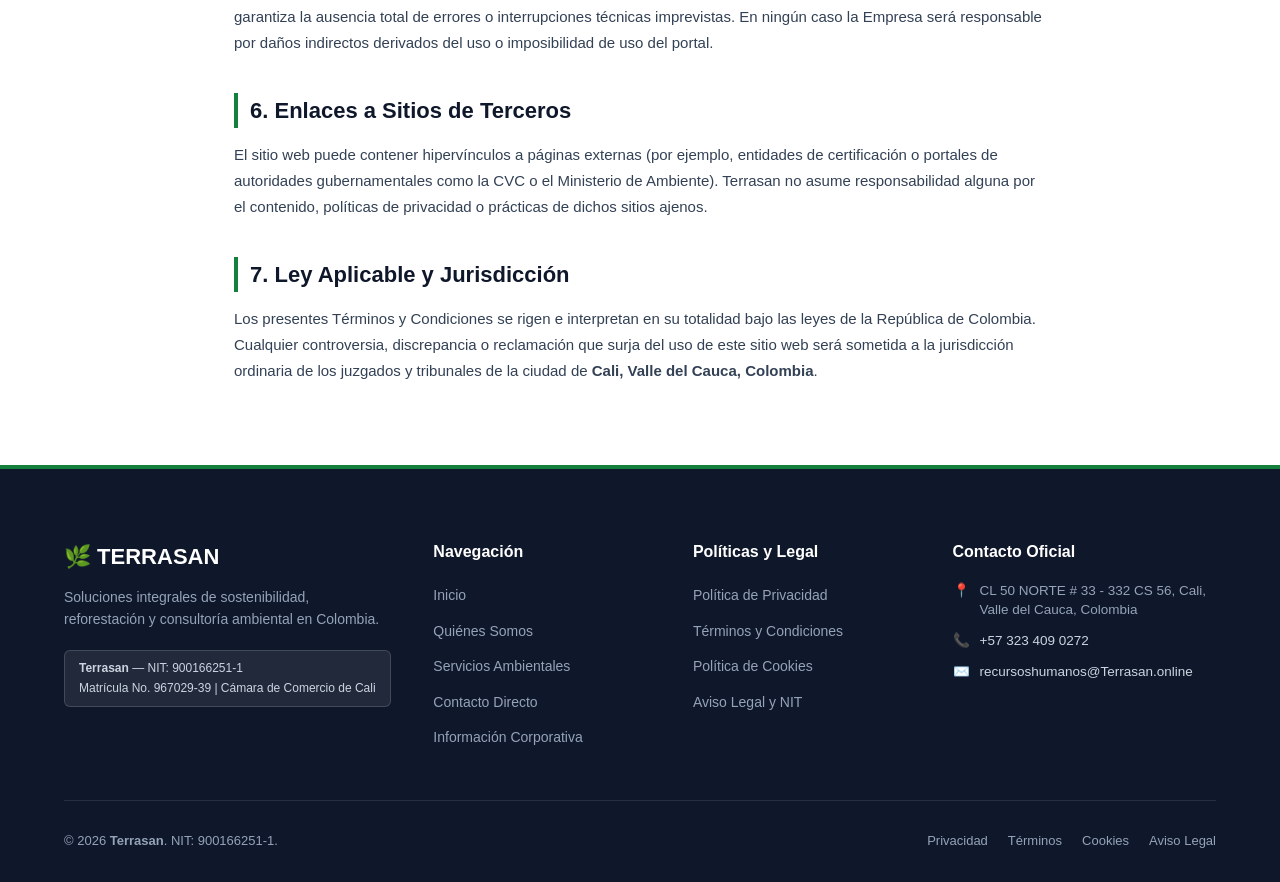
<file: terminos-condiciones.html>
<!DOCTYPE html>
<html lang="es">
<head>
  <meta charset="UTF-8">
  <meta name="viewport" content="width=device-width, initial-scale=1.0">
  <title>Términos y Condiciones de Uso — Terrasan</title>
  <meta name="description" content="Términos y condiciones legales que rigen el uso del sitio web oficial de Terrasan. NIT 900166251-1, Cali, Colombia.">
  <link rel="canonical" href="https://terrasan.online/terminos-condiciones.html">
  <link rel="icon" type="image/svg+xml" href="favicon.svg">
  <link rel="stylesheet" href="assets/css/styles.css">
</head>
<body>

  <!-- TOP BAR -->
  <div class="topbar">
    <div class="container topbar-content">
      <div class="topbar-left">
        <span>📍 CL 50 NORTE # 33 - 332 CS 56, Cali, Valle del Cauca</span>
        <span>NIT: 900166251-1</span>
      </div>
      <div class="topbar-right">
        <a href="tel:+573234090272">📞 +57 323 409 0272</a>
        <a href="mailto:recursoshumanos@Terrasan.online">✉️ recursoshumanos@Terrasan.online</a>
      </div>
    </div>
  </div>

  <!-- ENCABEZADO -->
  <header class="site-header">
    <div class="container navbar">
      <a href="index.html" class="brand-logo" aria-label="Terrasan Inicio">
        <div class="brand-logo-icon">🌿</div>
        <div>
          <div>TERRA<span>SAN</span></div>
          <span class="brand-tagline">Sostenibilidad & Medio Ambiente</span>
        </div>
      </a>

      <button class="mobile-menu-btn" aria-label="Abrir menú" aria-expanded="false">☰</button>

      <ul class="nav-links">
        <li><a href="index.html">Inicio</a></li>
        <li><a href="nosotros.html">Quiénes Somos</a></li>
        <li><a href="servicios.html">Servicios Ambientales</a></li>
        <li><a href="contacto.html">Contacto</a></li>
        <li><a href="aviso-legal.html">Información Legal</a></li>
        <li><a href="contacto.html" class="btn btn-primary" style="padding: 8px 18px; font-size: 14px;">Contactar</a></li>
      </ul>
    </div>
  </header>

  <!-- HEADER DE PÁGINA -->
  <div class="legal-page-header">
    <div class="container">
      <h1>Términos y Condiciones Generales de Uso</h1>
      <p>Regulación legal del acceso, navegación y utilización de los servicios de Terrasan en Colombia</p>
    </div>
  </div>

  <!-- CONTENIDO -->
  <div class="legal-content-container">
    <div class="legal-highlight-box">
      <strong>Información de Titularidad del Sitio:</strong><br>
      • Titular: <strong>Terrasan</strong><br>
      • Número de Identificación Tributaria (NIT): <strong>900166251-1</strong><br>
      • Matrícula Mercantil: <strong>967029-39</strong> ante la Cámara de Comercio de Cali<br>
      • Domicilio Comercial: <strong>CL 50 NORTE # 33 - 332 CS 56, Cali, Valle del Cauca, Colombia</strong><br>
      • Canal Oficial de Contacto: <strong>recursoshumanos@Terrasan.online</strong> | <strong>+57 323 409 0272</strong>
    </div>

    <div class="legal-block">
      <h2>1. Aceptación de los Términos</h2>
      <p>
        El acceso y uso de este sitio web atribuye la condición de Usuario e implica la aceptación plena, expresa y sin reservas de todos los términos, condiciones y avisos legales aquí contenidos. Si el usuario no está de acuerdo con alguno de los términos, deberá abstenerse de utilizar este portal.
      </p>
    </div>

    <div class="legal-block">
      <h2>2. Objeto y Naturaleza de los Servicios</h2>
      <p>
        El sitio web de <strong>Terrasan</strong> tiene como propósito suministrar información institucional, técnica y comercial acerca de los servicios ambientales, proyectos de reforestación, consultoría en sostenibilidad y economía circular ofrecidos por la Empresa en el territorio nacional.
      </p>
      <p>
        La información expuesta no constituye por sí sola un contrato definitivo ni una oferta vinculante inmutable, la cual requerirá la suscripción de los acuerdos comerciales y contratos técnicos específicos entre las partes.
      </p>
    </div>

    <div class="legal-block">
      <h2>3. Uso Correcto del Sitio Web</h2>
      <p>El Usuario se compromete a hacer un uso adecuado, lícito y conforme a las buenas costumbres del sitio web y sus contenidos. Queda expresamente prohibido:</p>
      <ul>
        <li>Realizar actos contrarios a la ley, la moral, el orden público o los derechos de terceros.</li>
        <li>Introducir o difundir virus informáticos, malware o cualquier sistema lesivo a la infraestructura digital de Terrasan.</li>
        <li>Intentar vulnerar los mecanismos de autenticación, seguridad o navegación del portal.</li>
        <li>Suplantar la identidad de personas naturales o jurídicas a través de los formularios de contacto.</li>
      </ul>
    </div>

    <div class="legal-block">
      <h2>4. Propiedad Intelectual e Industrial</h2>
      <p>
        Todos los contenidos de este portal web, incluyendo sin limitación marcas registradas, logotipos, nombres comerciales ("Terrasan"), textos, imágenes, fotografías, infografías, código fuente y diseño gráfico, son de propiedad exclusiva de <strong>Terrasan</strong> o de terceros que han autorizado su uso, encontrándose protegidos por las leyes de propiedad intelectual y derechos de autor vigentes en Colombia y los tratados internacionales pertinentes.
      </p>
      <p>
        Queda prohibida la reproducción, distribución, comunicación pública, transformación o explotación de dichos elementos sin la autorización previa y por escrito de Terrasan.
      </p>
    </div>

    <div class="legal-block">
      <h2>5. Limitación de Responsabilidad</h2>
      <p>
        Terrasan procura que la información técnica y ambiental publicada en el sitio sea exacta y actualizada; no obstante, no garantiza la ausencia total de errores o interrupciones técnicas imprevistas. En ningún caso la Empresa será responsable por daños indirectos derivados del uso o imposibilidad de uso del portal.
      </p>
    </div>

    <div class="legal-block">
      <h2>6. Enlaces a Sitios de Terceros</h2>
      <p>
        El sitio web puede contener hipervínculos a páginas externas (por ejemplo, entidades de certificación o portales de autoridades gubernamentales como la CVC o el Ministerio de Ambiente). Terrasan no asume responsabilidad alguna por el contenido, políticas de privacidad o prácticas de dichos sitios ajenos.
      </p>
    </div>

    <div class="legal-block">
      <h2>7. Ley Aplicable y Jurisdicción</h2>
      <p>
        Los presentes Términos y Condiciones se rigen e interpretan en su totalidad bajo las leyes de la República de Colombia. Cualquier controversia, discrepancia o reclamación que surja del uso de este sitio web será sometida a la jurisdicción ordinaria de los juzgados y tribunales de la ciudad de <strong>Cali, Valle del Cauca, Colombia</strong>.
      </p>
    </div>
  </div>

  <!-- FOOTER -->
  <footer class="site-footer">
    <div class="container">
      <div class="footer-grid">
        <div class="footer-brand">
          <h4>🌿 TERRASAN</h4>
          <p>Soluciones integrales de sostenibilidad, reforestación y consultoría ambiental en Colombia.</p>
          <div class="footer-legal-badge">
            <strong>Terrasan</strong> — NIT: 900166251-1<br>
            Matrícula No. 967029-39 | Cámara de Comercio de Cali
          </div>
        </div>

        <div class="footer-col">
          <h5>Navegación</h5>
          <ul class="footer-links">
            <li><a href="index.html">Inicio</a></li>
            <li><a href="nosotros.html">Quiénes Somos</a></li>
            <li><a href="servicios.html">Servicios Ambientales</a></li>
            <li><a href="contacto.html">Contacto Directo</a></li>
            <li><a href="aviso-legal.html">Información Corporativa</a></li>
          </ul>
        </div>

        <div class="footer-col">
          <h5>Políticas y Legal</h5>
          <ul class="footer-links">
            <li><a href="politica-privacidad.html">Política de Privacidad</a></li>
            <li><a href="terminos-condiciones.html">Términos y Condiciones</a></li>
            <li><a href="politica-cookies.html">Política de Cookies</a></li>
            <li><a href="aviso-legal.html">Aviso Legal y NIT</a></li>
          </ul>
        </div>

        <div class="footer-col">
          <h5>Contacto Oficial</h5>
          <div class="footer-contact-item">
            <span>📍</span>
            <span>CL 50 NORTE # 33 - 332 CS 56, Cali, Valle del Cauca, Colombia</span>
          </div>
          <div class="footer-contact-item">
            <span>📞</span>
            <span><a href="tel:+573234090272" style="color:#cbd5e1;">+57 323 409 0272</a></span>
          </div>
          <div class="footer-contact-item">
            <span>✉️</span>
            <span><a href="mailto:recursoshumanos@Terrasan.online" style="color:#cbd5e1;">recursoshumanos@Terrasan.online</a></span>
          </div>
        </div>
      </div>

      <div class="footer-bottom">
        <div>&copy; <span class="current-year">2026</span> <strong>Terrasan</strong>. NIT: 900166251-1.</div>
        <div class="footer-legal-links">
          <a href="politica-privacidad.html">Privacidad</a>
          <a href="terminos-condiciones.html">Términos</a>
          <a href="politica-cookies.html">Cookies</a>
          <a href="aviso-legal.html">Aviso Legal</a>
        </div>
      </div>
    </div>
  </footer>

  <script src="assets/js/main.js"></script>
</body>
</html>
</file>
<file: assets/css/styles.css>
/* ==========================================================================
   TERRASAN — Cuidado y Sostenibilidad Ambiental
   Estilos Corporativos Premium para Verificación Meta & Cumplimiento Legal
   ========================================================================== */

:root {
  --primary: #15803d;
  --primary-dark: #14532d;
  --primary-light: #22c55e;
  --primary-subtle: #dcfce7;
  --secondary: #0d9488;
  --secondary-dark: #115e59;
  --accent: #f59e0b;
  --dark: #0f172a;
  --dark-light: #1e293b;
  --gray-700: #334155;
  --gray-500: #64748b;
  --gray-200: #e2e8f0;
  --gray-100: #f1f5f9;
  --light: #f8fafc;
  --white: #ffffff;
  
  --font-main: -apple-system, BlinkMacSystemFont, "Segoe UI", Roboto, "Helvetica Neue", Arial, sans-serif;
  --radius-sm: 6px;
  --radius-md: 10px;
  --radius-lg: 18px;
  --radius-full: 9999px;
  --shadow-sm: 0 1px 3px rgba(0, 0, 0, 0.05);
  --shadow-md: 0 4px 14px rgba(0, 0, 0, 0.08);
  --shadow-lg: 0 10px 30px rgba(0, 0, 0, 0.12);
  --transition: all 0.3s cubic-bezier(0.4, 0, 0.2, 1);
}

*, *::before, *::after {
  box-sizing: border-box;
  margin: 0;
  padding: 0;
}

html {
  scroll-behavior: smooth;
  font-size: 16px;
}

body {
  font-family: var(--font-main);
  background-color: var(--white);
  color: var(--dark);
  line-height: 1.6;
  -webkit-font-smoothing: antialiased;
}

a {
  color: var(--primary);
  text-decoration: none;
  transition: var(--transition);
}

a:hover {
  color: var(--primary-dark);
}

img {
  max-width: 100%;
  height: auto;
  display: block;
}

.container {
  width: 100%;
  max-width: 1200px;
  margin: 0 auto;
  padding: 0 24px;
}

/* ==========================================================================
   TOP BAR & HEADER
   ========================================================================== */
.topbar {
  background: var(--dark-light);
  color: #94a3b8;
  font-size: 13px;
  padding: 8px 0;
  border-bottom: 1px solid rgba(255, 255, 255, 0.08);
}

.topbar-content {
  display: flex;
  justify-content: space-between;
  align-items: center;
  flex-wrap: wrap;
  gap: 12px;
}

.topbar-left, .topbar-right {
  display: flex;
  align-items: center;
  gap: 20px;
  flex-wrap: wrap;
}

.topbar a {
  color: #cbd5e1;
  display: inline-flex;
  align-items: center;
  gap: 6px;
}

.topbar a:hover {
  color: var(--primary-light);
}

.site-header {
  position: sticky;
  top: 0;
  background: rgba(255, 255, 255, 0.98);
  backdrop-filter: blur(8px);
  z-index: 1000;
  box-shadow: 0 2px 10px rgba(0, 0, 0, 0.05);
  transition: var(--transition);
}

.navbar {
  display: flex;
  justify-content: space-between;
  align-items: center;
  height: 80px;
}

.brand-logo {
  display: flex;
  align-items: center;
  gap: 12px;
  font-size: 24px;
  font-weight: 800;
  color: var(--primary-dark);
  letter-spacing: -0.5px;
}

.brand-logo-icon {
  width: 44px;
  height: 44px;
  background: linear-gradient(135deg, var(--primary) 0%, var(--secondary) 100%);
  border-radius: var(--radius-md);
  display: flex;
  align-items: center;
  justify-content: center;
  color: var(--white);
  box-shadow: 0 4px 10px rgba(21, 128, 61, 0.3);
}

.brand-logo span {
  color: var(--dark);
}

.brand-tagline {
  font-size: 11px;
  font-weight: 600;
  color: var(--gray-500);
  display: block;
  text-transform: uppercase;
  letter-spacing: 1px;
  margin-top: -4px;
}

.nav-links {
  display: flex;
  align-items: center;
  gap: 28px;
  list-style: none;
}

.nav-links a {
  color: var(--dark);
  font-weight: 600;
  font-size: 15px;
  padding: 8px 0;
  position: relative;
}

.nav-links a::after {
  content: '';
  position: absolute;
  bottom: 0;
  left: 0;
  width: 0;
  height: 2px;
  background: var(--primary);
  transition: var(--transition);
}

.nav-links a:hover::after,
.nav-links a.active::after {
  width: 100%;
}

.nav-links a.active {
  color: var(--primary);
}

.btn {
  display: inline-flex;
  align-items: center;
  justify-content: center;
  gap: 8px;
  padding: 12px 24px;
  font-size: 15px;
  font-weight: 700;
  border-radius: var(--radius-sm);
  cursor: pointer;
  border: 2px solid transparent;
  transition: var(--transition);
  text-decoration: none;
}

.btn-primary {
  background: var(--primary);
  color: var(--white);
  box-shadow: 0 4px 12px rgba(21, 128, 61, 0.25);
}

.btn-primary:hover {
  background: var(--primary-dark);
  color: var(--white);
  transform: translateY(-2px);
  box-shadow: 0 6px 18px rgba(21, 128, 61, 0.35);
}

.btn-secondary {
  background: var(--white);
  color: var(--primary-dark);
  border-color: var(--primary);
}

.btn-secondary:hover {
  background: var(--primary-subtle);
  color: var(--primary-dark);
  transform: translateY(-2px);
}

.btn-dark {
  background: var(--dark);
  color: var(--white);
}

.btn-dark:hover {
  background: var(--dark-light);
  color: var(--white);
  transform: translateY(-2px);
}

.mobile-menu-btn {
  display: none;
  background: none;
  border: none;
  font-size: 26px;
  color: var(--dark);
  cursor: pointer;
}

/* ==========================================================================
   HERO SECTION
   ========================================================================== */
.hero {
  position: relative;
  background: linear-gradient(135deg, #052e16 0%, #14532d 50%, #064e3b 100%);
  color: var(--white);
  padding: 100px 0 120px;
  overflow: hidden;
}

.hero-bg-overlay {
  position: absolute;
  top: 0;
  left: 0;
  right: 0;
  bottom: 0;
  background-image: radial-gradient(rgba(34, 197, 94, 0.15) 1px, transparent 1px);
  background-size: 32px 32px;
  opacity: 0.6;
}

.hero-grid {
  position: relative;
  z-index: 2;
  display: grid;
  grid-template-columns: 1.15fr 0.85fr;
  gap: 50px;
  align-items: center;
}

.hero-badge {
  display: inline-flex;
  align-items: center;
  gap: 8px;
  background: rgba(255, 255, 255, 0.12);
  border: 1px solid rgba(255, 255, 255, 0.25);
  padding: 6px 16px;
  border-radius: var(--radius-full);
  font-size: 13px;
  font-weight: 600;
  color: #bbf7d0;
  margin-bottom: 20px;
}

.hero h1 {
  font-size: 46px;
  line-height: 1.15;
  font-weight: 800;
  margin-bottom: 20px;
  letter-spacing: -1px;
}

.hero h1 span {
  color: var(--primary-light);
}

.hero p {
  font-size: 18px;
  line-height: 1.6;
  color: #e2e8f0;
  margin-bottom: 32px;
  max-width: 600px;
}

.hero-actions {
  display: flex;
  gap: 16px;
  flex-wrap: wrap;
  margin-bottom: 40px;
}

.hero-trust-row {
  display: flex;
  align-items: center;
  gap: 28px;
  border-top: 1px solid rgba(255, 255, 255, 0.15);
  padding-top: 24px;
}

.hero-trust-item {
  display: flex;
  flex-direction: column;
}

.hero-trust-num {
  font-size: 24px;
  font-weight: 800;
  color: var(--white);
}

.hero-trust-label {
  font-size: 12px;
  color: #94a3b8;
  text-transform: uppercase;
}

.hero-image-wrapper {
  position: relative;
}

.hero-image-card {
  position: relative;
  border-radius: var(--radius-lg);
  overflow: hidden;
  box-shadow: 0 20px 40px rgba(0, 0, 0, 0.35);
  border: 3px solid rgba(255, 255, 255, 0.15);
  background: var(--dark-light);
}

.hero-image-card img {
  width: 100%;
  height: 440px;
  object-fit: cover;
  transition: transform 0.6s ease;
}

.hero-image-card:hover img {
  transform: scale(1.03);
}

.hero-floating-badge {
  position: absolute;
  bottom: -20px;
  left: -20px;
  background: var(--white);
  color: var(--dark);
  padding: 16px 20px;
  border-radius: var(--radius-md);
  box-shadow: var(--shadow-lg);
  display: flex;
  align-items: center;
  gap: 12px;
  border-left: 4px solid var(--primary);
  max-width: 260px;
}

.hero-floating-badge-icon {
  font-size: 28px;
}

/* ==========================================================================
   SECTIONS GENERAL
   ========================================================================== */
section {
  padding: 80px 0;
}

.section-header {
  text-align: center;
  max-width: 700px;
  margin: 0 auto 50px;
}

.section-tag {
  display: inline-block;
  background: var(--primary-subtle);
  color: var(--primary-dark);
  font-size: 13px;
  font-weight: 700;
  text-transform: uppercase;
  letter-spacing: 1px;
  padding: 4px 14px;
  border-radius: var(--radius-full);
  margin-bottom: 12px;
}

.section-title {
  font-size: 36px;
  font-weight: 800;
  line-height: 1.25;
  color: var(--dark);
  margin-bottom: 16px;
  letter-spacing: -0.5px;
}

.section-desc {
  font-size: 16px;
  color: var(--gray-500);
}

/* ==========================================================================
   CARDS & GRIDS
   ========================================================================== */
.cards-grid-3 {
  display: grid;
  grid-template-columns: repeat(3, 1fr);
  gap: 28px;
}

.cards-grid-4 {
  display: grid;
  grid-template-columns: repeat(4, 1fr);
  gap: 24px;
}

.card {
  background: var(--white);
  border: 1px solid var(--gray-200);
  border-radius: var(--radius-md);
  padding: 32px;
  transition: var(--transition);
  display: flex;
  flex-direction: column;
}

.card:hover {
  transform: translateY(-6px);
  box-shadow: var(--shadow-md);
  border-color: #86efac;
}

.card-icon {
  width: 56px;
  height: 56px;
  background: var(--primary-subtle);
  color: var(--primary);
  border-radius: var(--radius-md);
  display: flex;
  align-items: center;
  justify-content: center;
  font-size: 26px;
  margin-bottom: 20px;
}

.card h3 {
  font-size: 20px;
  font-weight: 700;
  margin-bottom: 12px;
  color: var(--dark);
}

.card p {
  color: var(--gray-500);
  font-size: 15px;
  line-height: 1.6;
  margin-bottom: 20px;
}

.card-link {
  margin-top: auto;
  font-weight: 700;
  font-size: 14px;
  display: inline-flex;
  align-items: center;
  gap: 6px;
}

/* ==========================================================================
   ABOUT / STORY SPLIT SECTION
   ========================================================================== */
.split-section {
  display: grid;
  grid-template-columns: 1fr 1fr;
  gap: 60px;
  align-items: center;
}

.split-image-box {
  position: relative;
  border-radius: var(--radius-lg);
  overflow: hidden;
  box-shadow: var(--shadow-lg);
}

.split-image-box img {
  width: 100%;
  height: 420px;
  object-fit: cover;
}

.split-content h2 {
  font-size: 34px;
  font-weight: 800;
  margin-bottom: 20px;
  line-height: 1.25;
}

.split-content p {
  font-size: 16px;
  color: var(--gray-700);
  margin-bottom: 20px;
  line-height: 1.7;
}

.feature-list {
  list-style: none;
  margin-top: 24px;
  display: flex;
  flex-direction: column;
  gap: 14px;
}

.feature-item {
  display: flex;
  align-items: flex-start;
  gap: 12px;
  font-size: 15px;
  color: var(--dark-light);
  font-weight: 600;
}

.feature-icon {
  color: var(--primary);
  font-size: 18px;
  margin-top: 2px;
}

/* ==========================================================================
   CORPORATE VERIFICATION BANNER (META COMPLIANCE)
   ========================================================================== */
.corporate-banner {
  background: linear-gradient(135deg, #f0fdf4 0%, #ecfdf5 100%);
  border: 1.5px solid #86efac;
  border-radius: var(--radius-lg);
  padding: 40px;
  margin: 40px 0;
}

.corporate-banner-inner {
  display: grid;
  grid-template-columns: 1.2fr 0.8fr;
  gap: 32px;
  align-items: center;
}

.corp-info-title {
  font-size: 22px;
  font-weight: 800;
  color: var(--primary-dark);
  margin-bottom: 12px;
  display: flex;
  align-items: center;
  gap: 8px;
}

.corp-info-text {
  font-size: 15px;
  color: var(--gray-700);
  line-height: 1.6;
  margin-bottom: 16px;
}

.corp-data-table {
  width: 100%;
  background: var(--white);
  border: 1px solid var(--gray-200);
  border-radius: var(--radius-md);
  padding: 20px;
  font-size: 14px;
}

.corp-data-row {
  display: flex;
  justify-content: space-between;
  padding: 8px 0;
  border-bottom: 1px dashed var(--gray-200);
}

.corp-data-row:last-child {
  border-bottom: none;
}

.corp-data-k {
  font-weight: 700;
  color: var(--dark);
}

.corp-data-v {
  color: var(--gray-700);
  text-align: right;
  font-weight: 500;
}

/* ==========================================================================
   CONTACT SECTION & FORM
   ========================================================================== */
.contact-grid {
  display: grid;
  grid-template-columns: 1fr 1.2fr;
  gap: 50px;
}

.contact-info-card {
  background: var(--dark-light);
  color: var(--white);
  padding: 40px;
  border-radius: var(--radius-lg);
  box-shadow: var(--shadow-lg);
}

.contact-info-card h3 {
  font-size: 24px;
  font-weight: 800;
  margin-bottom: 16px;
  color: var(--white);
}

.contact-info-card p {
  color: #94a3b8;
  font-size: 15px;
  margin-bottom: 32px;
  line-height: 1.6;
}

.contact-meta-list {
  display: flex;
  flex-direction: column;
  gap: 22px;
}

.contact-meta-item {
  display: flex;
  align-items: flex-start;
  gap: 16px;
}

.contact-meta-icon {
  width: 44px;
  height: 44px;
  background: rgba(255, 255, 255, 0.1);
  border-radius: var(--radius-md);
  display: flex;
  align-items: center;
  justify-content: center;
  font-size: 20px;
  color: var(--primary-light);
  flex-shrink: 0;
}

.contact-meta-content h4 {
  font-size: 14px;
  text-transform: uppercase;
  color: #94a3b8;
  letter-spacing: 0.5px;
  margin-bottom: 2px;
}

.contact-meta-content p,
.contact-meta-content a {
  font-size: 16px;
  font-weight: 600;
  color: var(--white);
}

.contact-form-box {
  background: var(--white);
  padding: 40px;
  border: 1px solid var(--gray-200);
  border-radius: var(--radius-lg);
  box-shadow: var(--shadow-sm);
}

.form-group {
  margin-bottom: 20px;
}

.form-label {
  display: block;
  font-size: 14px;
  font-weight: 700;
  margin-bottom: 8px;
  color: var(--dark);
}

.form-control {
  width: 100%;
  padding: 12px 16px;
  font-size: 15px;
  font-family: inherit;
  border: 1.5px solid var(--gray-200);
  border-radius: var(--radius-sm);
  background: var(--light);
  transition: var(--transition);
}

.form-control:focus {
  outline: none;
  border-color: var(--primary);
  background: var(--white);
  box-shadow: 0 0 0 3px rgba(34, 197, 94, 0.15);
}

.form-row {
  display: grid;
  grid-template-columns: 1fr 1fr;
  gap: 16px;
}

.form-checkbox {
  display: flex;
  align-items: flex-start;
  gap: 10px;
  font-size: 13px;
  color: var(--gray-700);
  margin-bottom: 20px;
}

.form-checkbox input {
  margin-top: 3px;
}

/* ==========================================================================
   LEGAL PAGES STYLING (POLÍTICA PRIVACIDAD, TÉRMINOS, COOKIES)
   ========================================================================== */
.legal-page-header {
  background: linear-gradient(135deg, #052e16 0%, #1e293b 100%);
  color: var(--white);
  padding: 60px 0;
  text-align: center;
}

.legal-page-header h1 {
  font-size: 36px;
  font-weight: 800;
  margin-bottom: 12px;
}

.legal-page-header p {
  color: #cbd5e1;
  font-size: 15px;
}

.legal-content-container {
  max-width: 860px;
  margin: 50px auto 80px;
  padding: 0 24px;
}

.legal-block {
  margin-bottom: 36px;
}

.legal-block h2 {
  font-size: 22px;
  font-weight: 800;
  color: var(--dark);
  margin-bottom: 14px;
  border-left: 4px solid var(--primary);
  padding-left: 12px;
}

.legal-block h3 {
  font-size: 18px;
  font-weight: 700;
  color: var(--dark-light);
  margin: 18px 0 10px;
}

.legal-block p, .legal-block ul {
  font-size: 15px;
  color: var(--gray-700);
  line-height: 1.75;
  margin-bottom: 14px;
}

.legal-block ul {
  padding-left: 24px;
}

.legal-block li {
  margin-bottom: 8px;
}

.legal-highlight-box {
  background: var(--light);
  border: 1px solid var(--gray-200);
  border-radius: var(--radius-md);
  padding: 20px;
  margin: 20px 0;
}

/* ==========================================================================
   FOOTER
   ========================================================================== */
.site-footer {
  background: var(--dark);
  color: #94a3b8;
  padding: 70px 0 30px;
  border-top: 4px solid var(--primary);
}

.footer-grid {
  display: grid;
  grid-template-columns: 1.5fr 1fr 1fr 1.2fr;
  gap: 40px;
  margin-bottom: 50px;
}

.footer-brand h4 {
  font-size: 22px;
  font-weight: 800;
  color: var(--white);
  margin-bottom: 12px;
}

.footer-brand p {
  font-size: 14px;
  line-height: 1.6;
  margin-bottom: 20px;
}

.footer-legal-badge {
  display: inline-block;
  background: rgba(255, 255, 255, 0.08);
  border: 1px solid rgba(255, 255, 255, 0.15);
  padding: 8px 14px;
  border-radius: var(--radius-sm);
  font-size: 12px;
  color: #cbd5e1;
}

.footer-col h5 {
  color: var(--white);
  font-size: 16px;
  font-weight: 700;
  margin-bottom: 18px;
}

.footer-links {
  list-style: none;
  display: flex;
  flex-direction: column;
  gap: 10px;
}

.footer-links a {
  color: #94a3b8;
  font-size: 14px;
}

.footer-links a:hover {
  color: var(--primary-light);
  padding-left: 4px;
}

.footer-contact-item {
  display: flex;
  align-items: flex-start;
  gap: 10px;
  font-size: 13.5px;
  margin-bottom: 12px;
  line-height: 1.4;
}

.footer-bottom {
  border-top: 1px solid rgba(255, 255, 255, 0.1);
  padding-top: 30px;
  display: flex;
  justify-content: space-between;
  align-items: center;
  flex-wrap: wrap;
  gap: 16px;
  font-size: 13px;
}

.footer-legal-links {
  display: flex;
  gap: 20px;
  flex-wrap: wrap;
}

.footer-legal-links a {
  color: #94a3b8;
}

.footer-legal-links a:hover {
  color: var(--white);
}

/* ==========================================================================
   COOKIE CONSENT BANNER (OBLIGATORIO PARA META VERIFICACIÓN)
   ========================================================================== */
.cookie-banner {
  position: fixed;
  bottom: 24px;
  left: 24px;
  right: 24px;
  max-width: 540px;
  background: var(--white);
  border: 1px solid var(--gray-200);
  border-radius: var(--radius-md);
  padding: 24px;
  box-shadow: 0 12px 36px rgba(0, 0, 0, 0.18);
  z-index: 9999;
  display: none;
  animation: slideUp 0.4s ease-out;
}

@keyframes slideUp {
  from {
    transform: translateY(100px);
    opacity: 0;
  }
  to {
    transform: translateY(0);
    opacity: 1;
  }
}

.cookie-banner-title {
  font-size: 16px;
  font-weight: 800;
  color: var(--dark);
  margin-bottom: 8px;
  display: flex;
  align-items: center;
  gap: 8px;
}

.cookie-banner-text {
  font-size: 13.5px;
  color: var(--gray-700);
  line-height: 1.5;
  margin-bottom: 16px;
}

.cookie-banner-actions {
  display: flex;
  gap: 10px;
  align-items: center;
}

/* ==========================================================================
   RESPONSIVE DESIGN
   ========================================================================== */
@media (max-width: 992px) {
  .hero-grid {
    grid-template-columns: 1fr;
    text-align: center;
  }

  .hero h1 {
    font-size: 38px;
  }

  .hero p {
    margin: 0 auto 32px;
  }

  .hero-actions {
    justify-content: center;
  }

  .hero-trust-row {
    justify-content: center;
  }

  .split-section {
    grid-template-columns: 1fr;
  }

  .cards-grid-3 {
    grid-template-columns: 1fr;
  }

  .cards-grid-4 {
    grid-template-columns: repeat(2, 1fr);
  }

  .corporate-banner-inner {
    grid-template-columns: 1fr;
  }

  .contact-grid {
    grid-template-columns: 1fr;
  }

  .footer-grid {
    grid-template-columns: repeat(2, 1fr);
  }
}

@media (max-width: 768px) {
  .topbar {
    display: none;
  }

  .mobile-menu-btn {
    display: block;
  }

  .nav-links {
    position: absolute;
    top: 80px;
    left: 0;
    right: 0;
    background: var(--white);
    flex-direction: column;
    padding: 24px;
    gap: 16px;
    box-shadow: 0 10px 20px rgba(0, 0, 0, 0.08);
    display: none;
  }

  .nav-links.active {
    display: flex;
  }

  .cards-grid-4 {
    grid-template-columns: 1fr;
  }

  .footer-grid {
    grid-template-columns: 1fr;
  }

  .footer-bottom {
    flex-direction: column;
    text-align: center;
  }
}
</file>
